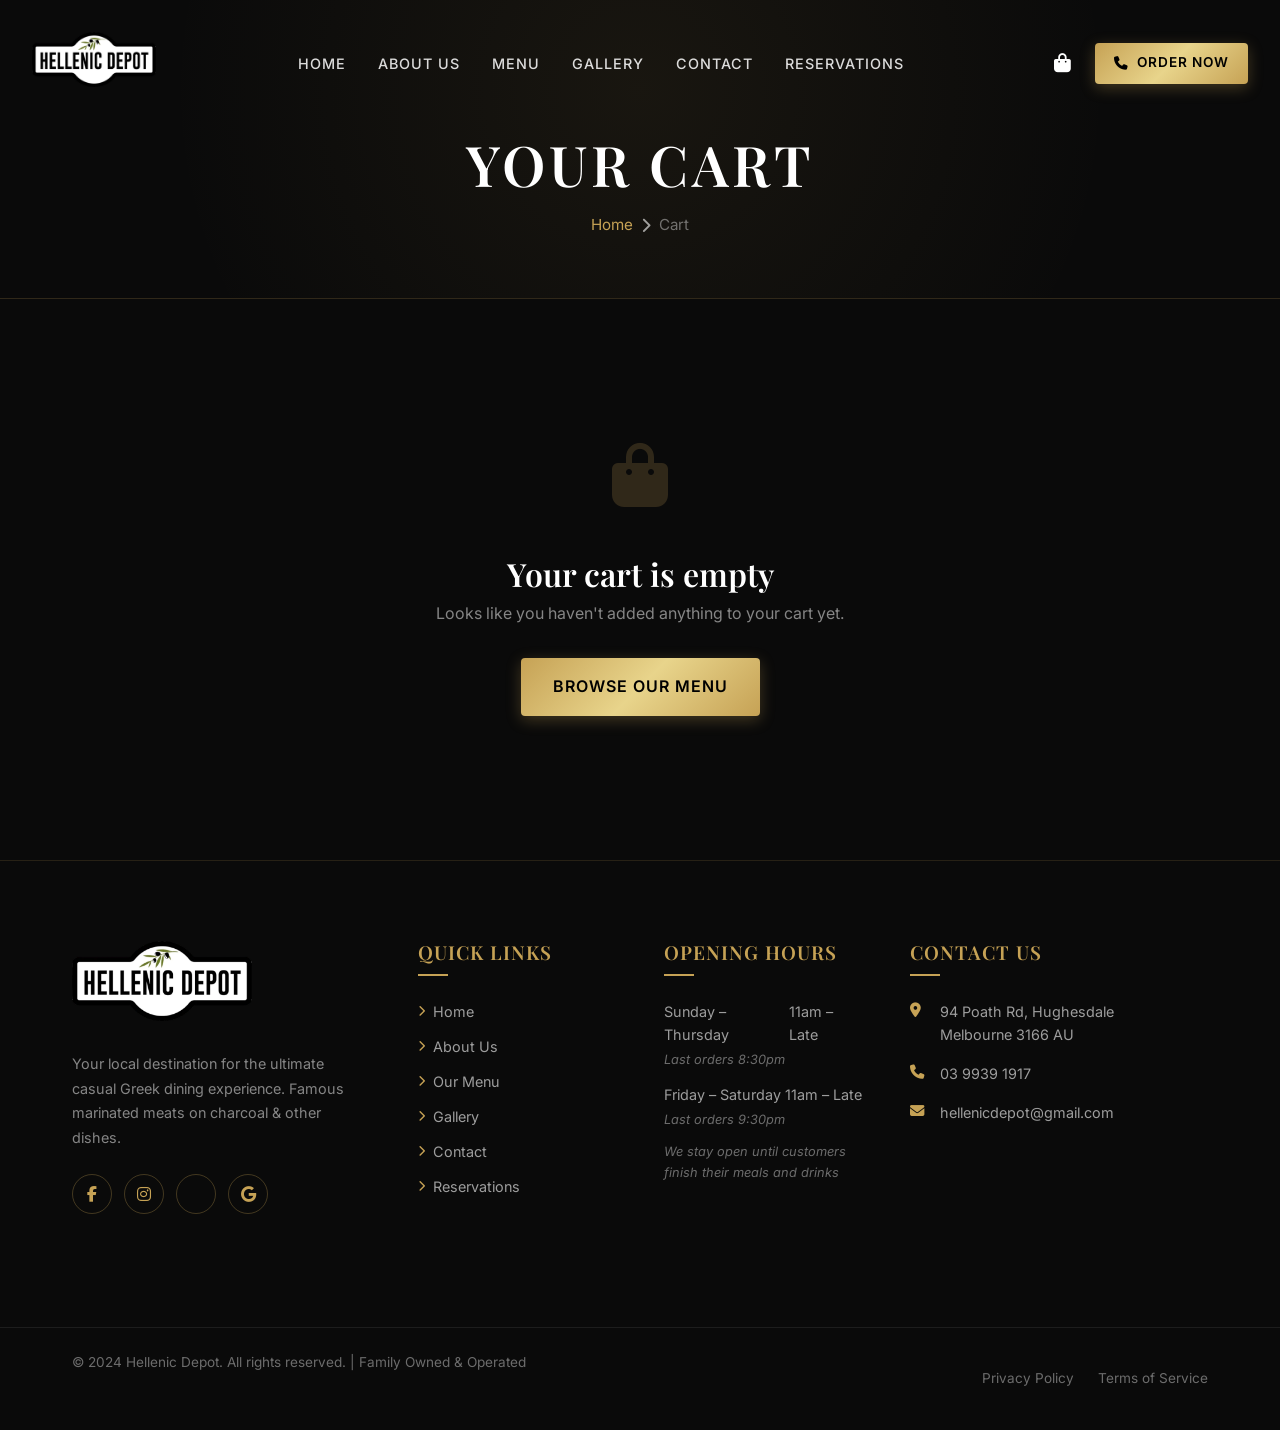
<file: cart.html>
<!DOCTYPE html>
<html lang="en">
<head>
    <meta charset="UTF-8">
    <meta name="viewport" content="width=device-width, initial-scale=1.0">
    <title>Your Cart | Hellenic Depot</title>
    <link rel="icon" type="image/png" href="assets/images/logo.png">
    <!-- Google Fonts -->
    <link rel="preconnect" href="https://fonts.googleapis.com">
    <link rel="preconnect" href="https://fonts.gstatic.com" crossorigin>
    <link href="https://fonts.googleapis.com/css2?family=Cormorant+Garamond:ital,wght@0,300;0,400;0,500;0,600;0,700;1,400&family=Inter:wght@300;400;500;600&family=Playfair+Display:ital,wght@0,400;0,500;0,600;0,700;1,400&display=swap" rel="stylesheet">
    <!-- Font Awesome -->
    <link rel="stylesheet" href="https://cdnjs.cloudflare.com/ajax/libs/font-awesome/6.5.1/css/all.min.css">
    <!-- Custom CSS -->
    <link rel="stylesheet" href="css/styles.css">
    <link rel="stylesheet" href="css/additional.css">
</head>
<body class="dark-theme">
    <!-- Navigation -->
    <nav class="navbar" id="navbar">
        <div class="nav-container">
            <a href="index.html" class="nav-logo"><img src="assets/images/logo.png" alt="Hellenic Depot" class="logo-img"></a>
            <ul class="nav-links" id="navLinks">
                <li><a href="index.html" class="nav-link">Home</a></li>
                <li><a href="about.html" class="nav-link">About Us</a></li>
                <li><a href="menu.html" class="nav-link">Menu</a></li>
                <li><a href="gallery.html" class="nav-link">Gallery</a></li>
                <li><a href="contact.html" class="nav-link">Contact</a></li>
                <li><a href="reservation.html" class="nav-link">Reservations</a></li>
            </ul>
            <div class="nav-actions">
                <a href="cart.html" class="cart-icon active" id="cartIcon"><i class="fas fa-shopping-bag"></i><span class="cart-badge" id="cartBadge">0</span></a>
                <a href="tel:0399391917" class="gold-btn nav-cta"><i class="fas fa-phone"></i><span>Order Now</span></a>
                <div class="hamburger" id="hamburger"><span></span><span></span><span></span></div>
            </div>
        </div>
    </nav>

    <!-- Page Header -->
    <header class="page-header">
        <div class="page-header-bg"></div>
        <div class="container">
            <h1 class="page-title">Your Cart</h1>
            <div class="breadcrumb">
                <a href="index.html">Home</a> <i class="fas fa-chevron-right"></i> <span>Cart</span>
            </div>
        </div>
    </header>

    <!-- Cart Page Content -->
    <section class="cart-page section">
        <div class="container">
            <!-- Empty Cart State -->
            <div class="cart-empty" id="cartEmpty" style="display:none;">
                <div class="empty-icon"><i class="fas fa-shopping-bag fa-4x"></i></div>
                <h2 class="section-title">Your cart is empty</h2>
                <p>Looks like you haven't added anything to your cart yet.</p>
                <a href="menu.html" class="gold-btn">Browse our menu</a>
            </div>

            <!-- Cart Layout -->
            <div class="cart-layout" id="cartLayout">
                <!-- Left Column: Cart Items -->
                <div class="cart-items-section">
                    <div class="cart-header">
                        <h2>Shopping Cart</h2>
                        <span id="itemCount">0 Items</span>
                    </div>
                    
                    <div id="cartItems" class="cart-items-container">
                        <!-- Rendered by JS -->
                    </div>
                    
                    <div class="cart-actions-bottom">
                        <a href="menu.html" class="continue-shopping"><i class="fas fa-arrow-left"></i> Continue Shopping</a>
                        <button class="clear-cart-btn" id="clearCartBtn"><i class="fas fa-trash"></i> Clear Cart</button>
                    </div>
                </div>

                <!-- Right Column: Cart Summary -->
                <div class="cart-summary">
                    <h3 class="summary-title">Order Summary</h3>
                    
                    <div class="summary-details">
                        <div class="summary-row">
                            <span>Subtotal</span>
                            <span id="cartSubtotal">$0.00</span>
                        </div>
                        <div class="summary-row">
                            <span>GST (10%)</span>
                            <span id="cartGst">$0.00</span>
                        </div>
                        <div class="summary-row">
                            <span>Delivery Fee</span>
                            <span id="cartDelivery">$0.00</span>
                        </div>
                        
                        <div class="summary-divider"></div>
                        
                        <div class="summary-row total-row">
                            <span>Total</span>
                            <span id="cartTotal">$0.00</span>
                        </div>
                    </div>
                    
                    <button class="gold-btn full-width" id="checkoutBtn">Proceed to Checkout</button>
                    
                    <div class="accepted-payments">
                        <span>Accepted Payment Methods</span>
                        <div class="payment-icons">
                            <i class="fab fa-cc-visa"></i>
                            <i class="fab fa-cc-mastercard"></i>
                            <i class="fab fa-cc-amex"></i>
                            <i class="fab fa-cc-paypal"></i>
                            <i class="fab fa-apple-pay"></i>
                        </div>
                    </div>
                </div>
            </div>
        </div>
    </section>

    <!-- Footer -->
    <footer class="footer">
        <div class="container">
            <div class="footer-grid">
                <div class="footer-col">
                    <a href="index.html" class="footer-logo"><img src="assets/images/logo.png" alt="Hellenic Depot"></a>
                    <p class="footer-desc">Your local destination for the ultimate casual Greek dining experience. Famous marinated meats on charcoal & other dishes.</p>
                    <div class="footer-social">
                        <a href="#" class="social-link"><i class="fab fa-facebook-f"></i></a>
                        <a href="#" class="social-link"><i class="fab fa-instagram"></i></a>
                        <a href="#" class="social-link"><i class="fab fa-tripadvisor"></i></a>
                        <a href="#" class="social-link"><i class="fab fa-google"></i></a>
                    </div>
                </div>
                <div class="footer-col">
                    <h4>Quick Links</h4>
                    <ul class="footer-links">
                        <li><a href="index.html"><i class="fas fa-chevron-right"></i> Home</a></li>
                        <li><a href="about.html"><i class="fas fa-chevron-right"></i> About Us</a></li>
                        <li><a href="menu.html"><i class="fas fa-chevron-right"></i> Our Menu</a></li>
                        <li><a href="gallery.html"><i class="fas fa-chevron-right"></i> Gallery</a></li>
                        <li><a href="contact.html"><i class="fas fa-chevron-right"></i> Contact</a></li>
                        <li><a href="reservation.html"><i class="fas fa-chevron-right"></i> Reservations</a></li>
                    </ul>
                </div>
                <div class="footer-col">
                    <h4>Opening Hours</h4>
                    <ul class="footer-hours">
                        <li><span>Sunday – Thursday</span><span>11am – Late</span></li>
                        <li class="hours-sub">Last orders 8:30pm</li>
                        <li><span>Friday – Saturday</span><span>11am – Late</span></li>
                        <li class="hours-sub">Last orders 9:30pm</li>
                    </ul>
                    <p class="hours-note">We stay open until customers finish their meals and drinks</p>
                </div>
                <div class="footer-col">
                    <h4>Contact Us</h4>
                    <ul class="footer-contact">
                        <li><i class="fas fa-map-marker-alt"></i><span>94 Poath Rd, Hughesdale<br>Melbourne 3166 AU</span></li>
                        <li><i class="fas fa-phone"></i><a href="tel:0399391917">03 9939 1917</a></li>
                        <li><i class="fas fa-envelope"></i><a href="mailto:hellenicdepot@gmail.com">hellenicdepot@gmail.com</a></li>
                    </ul>
                </div>
            </div>
        </div>
        <div class="footer-bottom">
            <div class="container">
                <p>&copy; 2024 Hellenic Depot. All rights reserved. | Family Owned & Operated</p>
                <div class="footer-bottom-links"><a href="#">Privacy Policy</a><a href="#">Terms of Service</a></div>
            </div>
        </div>
    </footer>

    <!-- Scroll to Top Button -->
    <a href="#" class="scroll-top" id="scrollTop"><i class="fas fa-arrow-up"></i></a>

    <!-- Toast Container -->
    <div class="toast-container" id="toastContainer"></div>

    <!-- Scripts -->
    <script src="js/app.js"></script>
</body>
</html>
</file>
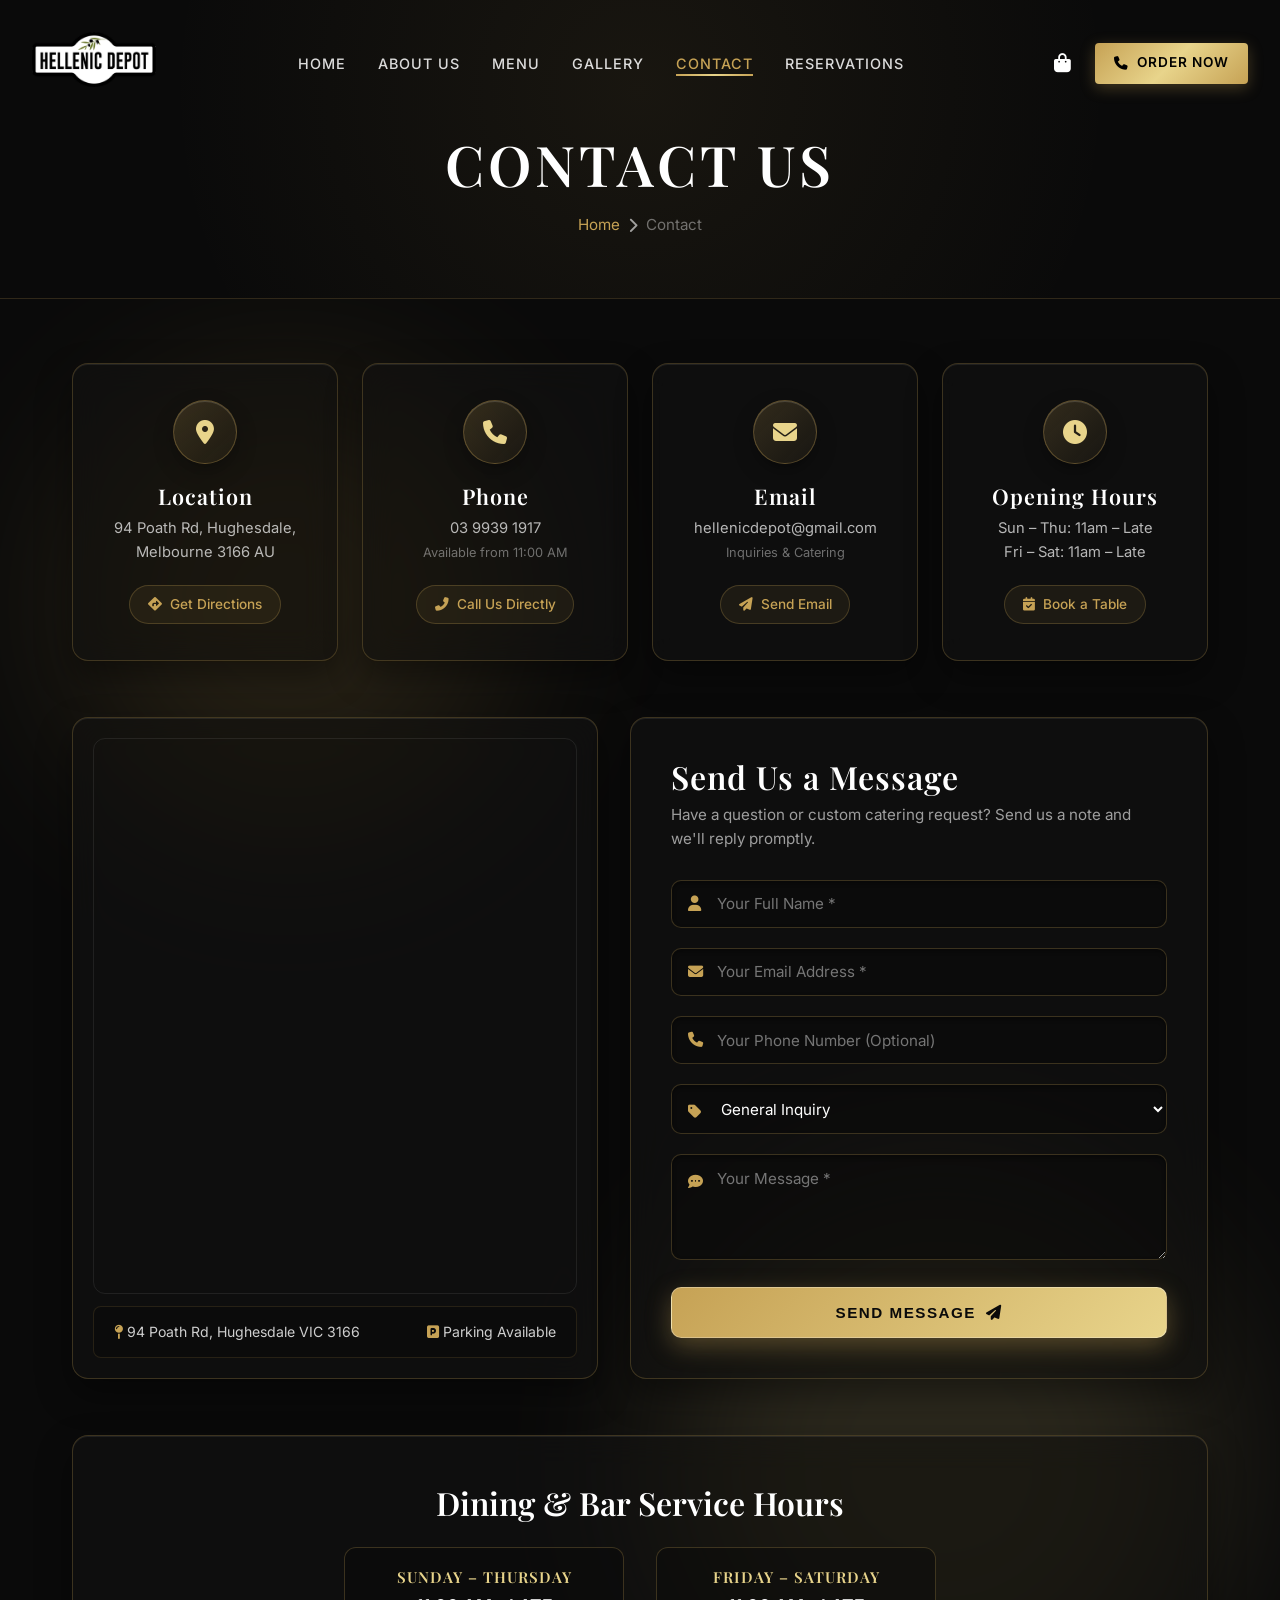
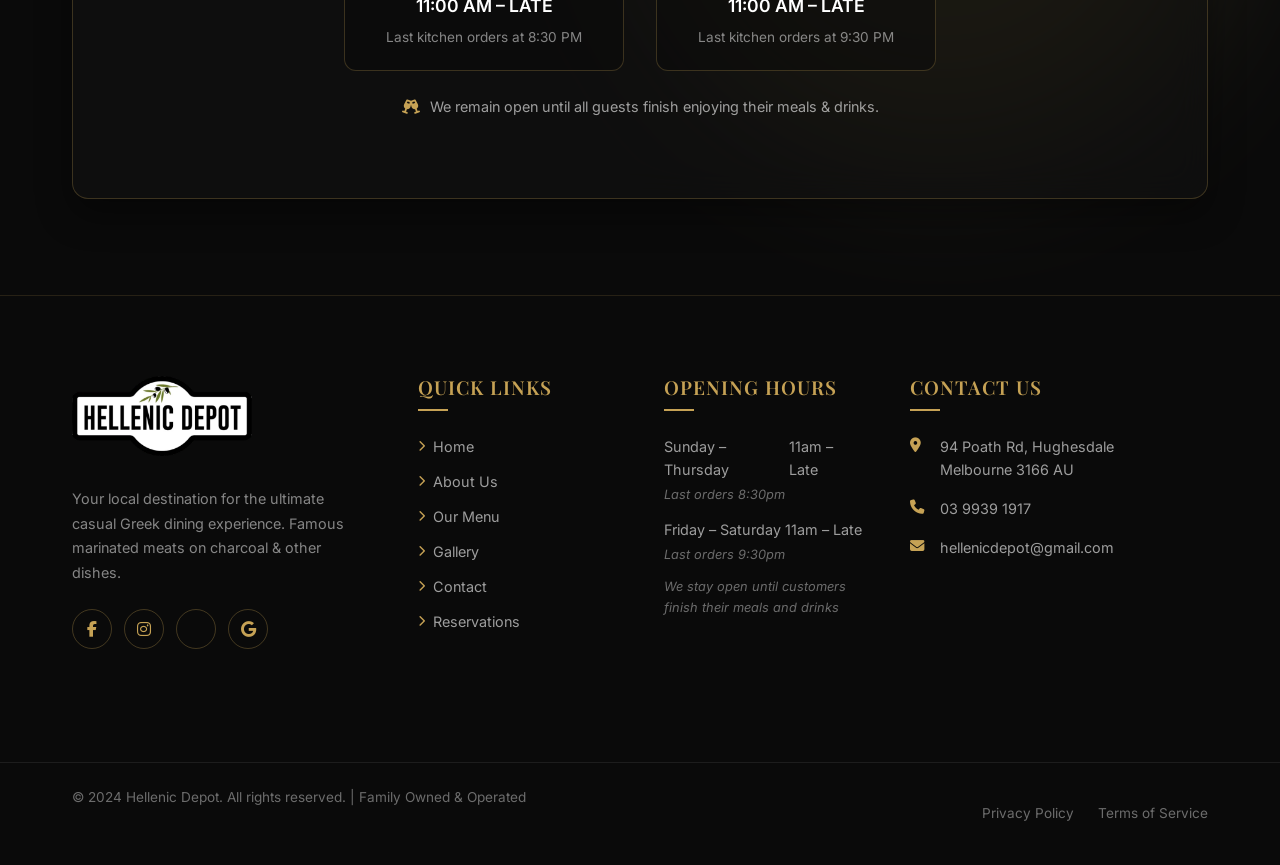
<file: contact.html>
<!DOCTYPE html>
<html lang="en">
<head>
    <meta charset="UTF-8">
    <meta name="viewport" content="width=device-width, initial-scale=1.0">
    <title>Contact Us | Hellenic Depot</title>
    <link rel="icon" type="image/png" href="assets/images/logo.png">
    <link rel="preconnect" href="https://fonts.googleapis.com">
    <link rel="preconnect" href="https://fonts.gstatic.com" crossorigin>
    <link href="https://fonts.googleapis.com/css2?family=Cormorant+Garamond:wght@400;500;600;700&family=Inter:wght@300;400;500;600&family=Playfair+Display:ital,wght@0,400;0,500;0,600;0,700;1,400&display=swap" rel="stylesheet">
    <link rel="stylesheet" href="https://cdnjs.cloudflare.com/ajax/libs/font-awesome/6.5.1/css/all.min.css">
    <link rel="stylesheet" href="css/styles.css">
    <link rel="stylesheet" href="css/additional.css">
</head>
<body>
    <!-- Navigation -->
    <nav class="navbar" id="navbar">
        <div class="nav-container">
            <a href="index.html" class="nav-logo">
                <img src="assets/images/logo.png" alt="Hellenic Depot" class="logo-img">
            </a>
            <ul class="nav-links" id="navLinks">
                <li><a href="index.html" class="nav-link">Home</a></li>
                <li><a href="about.html" class="nav-link">About Us</a></li>
                <li><a href="menu.html" class="nav-link">Menu</a></li>
                <li><a href="gallery.html" class="nav-link">Gallery</a></li>
                <li><a href="contact.html" class="nav-link active">Contact</a></li>
                <li><a href="reservation.html" class="nav-link">Reservations</a></li>
            </ul>
            <div class="nav-actions">
                <a href="cart.html" class="cart-icon" id="cartIcon">
                    <i class="fas fa-shopping-bag"></i>
                    <span class="cart-badge" id="cartBadge">0</span>
                </a>
                <a href="tel:0399391917" class="gold-btn nav-cta">
                    <i class="fas fa-phone"></i>
                    <span>Order Now</span>
                </a>
                <div class="hamburger" id="hamburger">
                    <span></span><span></span><span></span>
                </div>
            </div>
        </div>
    </nav>

    <!-- Page Header -->
    <header class="page-header">
        <div class="page-header-bg"></div>
        <div class="container">
            <h1 class="page-title">Contact Us</h1>
            <div class="breadcrumb">
                <a href="index.html">Home</a> <i class="fas fa-chevron-right"></i> <span>Contact</span>
            </div>
        </div>
    </header>

    <!-- Glassmorphism Main Content Section -->
    <main class="glass-orb-wrapper">
        <div class="glass-orb glass-orb-gold-1"></div>
        <div class="glass-orb glass-orb-gold-2"></div>

        <div class="container">
            <!-- 4 Glass Contact Info Cards -->
            <div class="contact-cards-grid">
                <div class="glass-card contact-card-glass fade-in-up">
                    <div class="card-icon-badge">
                        <i class="fas fa-location-dot"></i>
                    </div>
                    <h3>Location</h3>
                    <p>94 Poath Rd, Hughesdale,<br>Melbourne 3166 AU</p>
                    <a href="https://maps.google.com/?q=94+Poath+Rd,+Hughesdale+VIC+3166" target="_blank" class="card-action-btn">
                        <i class="fas fa-directions"></i> Get Directions
                    </a>
                </div>

                <div class="glass-card contact-card-glass fade-in-up">
                    <div class="card-icon-badge">
                        <i class="fas fa-phone"></i>
                    </div>
                    <h3>Phone</h3>
                    <p>03 9939 1917<br><span style="font-size:0.8rem; color:rgba(255,255,255,0.4);">Available from 11:00 AM</span></p>
                    <a href="tel:0399391917" class="card-action-btn">
                        <i class="fas fa-phone-flip"></i> Call Us Directly
                    </a>
                </div>

                <div class="glass-card contact-card-glass fade-in-up">
                    <div class="card-icon-badge">
                        <i class="fas fa-envelope"></i>
                    </div>
                    <h3>Email</h3>
                    <p>hellenicdepot@gmail.com<br><span style="font-size:0.8rem; color:rgba(255,255,255,0.4);">Inquiries & Catering</span></p>
                    <a href="mailto:hellenicdepot@gmail.com" class="card-action-btn">
                        <i class="fas fa-paper-plane"></i> Send Email
                    </a>
                </div>

                <div class="glass-card contact-card-glass fade-in-up">
                    <div class="card-icon-badge">
                        <i class="fas fa-clock"></i>
                    </div>
                    <h3>Opening Hours</h3>
                    <p>Sun – Thu: 11am – Late<br>Fri – Sat: 11am – Late</p>
                    <a href="reservation.html" class="card-action-btn">
                        <i class="fas fa-calendar-check"></i> Book a Table
                    </a>
                </div>
            </div>

            <!-- Glass Form & Map Container Grid -->
            <div class="contact-main-grid">
                <!-- Map Column -->
                <div class="glass-card glass-map-wrapper fade-in-up">
                    <div class="glass-map-frame">
                        <iframe src="https://www.google.com/maps/embed?pb=!1m18!1m12!1m3!1d3148.914271813437!2d145.07727147576825!3d-37.88560127195726!2m3!1f0!2f0!3f0!3m2!1i1024!2i768!4f13.1!3m3!1m2!1s0x6ad66a7b7a7c7c3d%3A0xc3f1c8a1e2f75841!2s94%20Poath%20Rd%2C%20Hughesdale%20VIC%203166%2C%20Australia!5e0!3m2!1sen!2sus!4v1709230000000!5m2!1sen!2sus" allowfullscreen="" loading="lazy" referrerpolicy="no-referrer-when-downgrade"></iframe>
                    </div>
                    <div class="glass-map-bar">
                        <span><i class="fas fa-map-pin"></i> 94 Poath Rd, Hughesdale VIC 3166</span>
                        <span><i class="fas fa-parking"></i> Parking Available</span>
                    </div>
                </div>

                <!-- Form Column -->
                <div class="glass-card glass-form-card fade-in-up">
                    <h2>Send Us a Message</h2>
                    <p class="subtitle">Have a question or custom catering request? Send us a note and we'll reply promptly.</p>
                    <form id="contactForm">
                        <div class="glass-input-wrapper">
                            <input type="text" id="name" name="name" class="glass-input" placeholder="Your Full Name *" required>
                            <i class="fas fa-user"></i>
                        </div>
                        <div class="glass-input-wrapper">
                            <input type="email" id="email" name="email" class="glass-input" placeholder="Your Email Address *" required>
                            <i class="fas fa-envelope"></i>
                        </div>
                        <div class="glass-input-wrapper">
                            <input type="tel" id="phone" name="phone" class="glass-input" placeholder="Your Phone Number (Optional)">
                            <i class="fas fa-phone"></i>
                        </div>
                        <div class="glass-input-wrapper">
                            <select id="subject" name="subject" class="glass-input">
                                <option value="General Inquiry">General Inquiry</option>
                                <option value="Reservation">Table Reservation</option>
                                <option value="Catering">Private Functions / Catering (Up to 70 people)</option>
                                <option value="Feedback">Feedback</option>
                            </select>
                            <i class="fas fa-tag"></i>
                        </div>
                        <div class="glass-input-wrapper">
                            <textarea id="message" name="message" class="glass-input" rows="4" placeholder="Your Message *" required></textarea>
                            <i class="fas fa-comment-dots"></i>
                        </div>
                        <button type="submit" class="gold-glass-btn">
                            <span>Send Message</span>
                            <i class="fas fa-paper-plane"></i>
                        </button>
                    </form>
                </div>
            </div>

            <!-- Glass Hours Highlight Banner -->
            <div class="glass-card glass-hours-banner fade-in-up">
                <h2>Dining & Bar Service Hours</h2>
                <div class="hours-pills-grid">
                    <div class="hours-pill-glass">
                        <h4>Sunday – Thursday</h4>
                        <p>11:00 AM – LATE</p>
                        <span>Last kitchen orders at 8:30 PM</span>
                    </div>
                    <div class="hours-pill-glass">
                        <h4>Friday – Saturday</h4>
                        <p>11:00 AM – LATE</p>
                        <span>Last kitchen orders at 9:30 PM</span>
                    </div>
                </div>
                <p style="color: rgba(255,255,255,0.6); font-size: 0.9rem; margin-top: 1rem;">
                    <i class="fas fa-champagne-glasses" style="color:#c6a255; margin-right:6px;"></i>
                    We remain open until all guests finish enjoying their meals & drinks.
                </p>
            </div>
        </div>
    </main>

    <!-- Footer -->
    <footer class="footer">
        <div class="container">
            <div class="footer-grid">
                <div class="footer-col">
                    <a href="index.html" class="footer-logo"><img src="assets/images/logo.png" alt="Hellenic Depot"></a>
                    <p class="footer-desc">Your local destination for the ultimate casual Greek dining experience. Famous marinated meats on charcoal & other dishes.</p>
                    <div class="footer-social">
                        <a href="#" class="social-link"><i class="fab fa-facebook-f"></i></a>
                        <a href="#" class="social-link"><i class="fab fa-instagram"></i></a>
                        <a href="#" class="social-link"><i class="fab fa-tripadvisor"></i></a>
                        <a href="#" class="social-link"><i class="fab fa-google"></i></a>
                    </div>
                </div>
                <div class="footer-col">
                    <h4>Quick Links</h4>
                    <ul class="footer-links">
                        <li><a href="index.html"><i class="fas fa-chevron-right"></i> Home</a></li>
                        <li><a href="about.html"><i class="fas fa-chevron-right"></i> About Us</a></li>
                        <li><a href="menu.html"><i class="fas fa-chevron-right"></i> Our Menu</a></li>
                        <li><a href="gallery.html"><i class="fas fa-chevron-right"></i> Gallery</a></li>
                        <li><a href="contact.html"><i class="fas fa-chevron-right"></i> Contact</a></li>
                        <li><a href="reservation.html"><i class="fas fa-chevron-right"></i> Reservations</a></li>
                    </ul>
                </div>
                <div class="footer-col">
                    <h4>Opening Hours</h4>
                    <ul class="footer-hours">
                        <li><span>Sunday – Thursday</span><span>11am – Late</span></li>
                        <li class="hours-sub">Last orders 8:30pm</li>
                        <li><span>Friday – Saturday</span><span>11am – Late</span></li>
                        <li class="hours-sub">Last orders 9:30pm</li>
                    </ul>
                    <p class="hours-note">We stay open until customers finish their meals and drinks</p>
                </div>
                <div class="footer-col">
                    <h4>Contact Us</h4>
                    <ul class="footer-contact">
                        <li><i class="fas fa-map-marker-alt"></i><span>94 Poath Rd, Hughesdale<br>Melbourne 3166 AU</span></li>
                        <li><i class="fas fa-phone"></i><a href="tel:0399391917">03 9939 1917</a></li>
                        <li><i class="fas fa-envelope"></i><a href="mailto:hellenicdepot@gmail.com">hellenicdepot@gmail.com</a></li>
                    </ul>
                </div>
            </div>
        </div>
        <div class="footer-bottom">
            <div class="container">
                <p>&copy; 2024 Hellenic Depot. All rights reserved. | Family Owned & Operated</p>
                <div class="footer-bottom-links"><a href="#">Privacy Policy</a><a href="#">Terms of Service</a></div>
            </div>
        </div>
    </footer>

    <button id="scrollTop" class="scroll-top" title="Go to top"><i class="fa-solid fa-arrow-up"></i></button>
    <div id="toastContainer" class="toast-container"></div>
    <script src="js/app.js"></script>
</body>
</html>
</file>
<file: css/styles.css>
/* ==========================================================================
   HELLENIC DEPOT - LUXURY GREEK RESTAURANT STYLESHEET
   ========================================================================== */

/* ==========================================================================
   1. CSS RESET & VARIABLES
   ========================================================================== */
:root {
  /* Colors */
  --color-bg-primary: #0a0a0a;
  --color-bg-secondary: #111111;
  --color-bg-tertiary: #1a1a1a;
  --color-bg-card: #141414;
  --color-bg-overlay: rgba(10, 10, 10, 0.7);
  
  --color-gold-solid: #c6a255;
  --color-gold-light: #e8d48b;
  --color-gold-dark: #a88339;
  --color-gold-gradient: linear-gradient(135deg, #c6a255, #e8d48b, #c6a255);
  
  --color-text-primary: #ffffff;
  --color-text-secondary: rgba(255, 255, 255, 0.7);
  --color-text-muted: rgba(255, 255, 255, 0.5);
  --color-text-inverse: #000000;
  
  --color-border: rgba(198, 162, 85, 0.2);
  --color-border-hover: rgba(198, 162, 85, 0.5);
  --color-error: #ff4d4d;
  --color-success: #28a745;
  
  /* Fonts */
  --font-primary: 'Playfair Display', serif;
  --font-secondary: 'Inter', sans-serif;
  --font-accent: 'Cormorant Garamond', serif;
  
  /* Transitions */
  --transition-fast: 0.2s ease;
  --transition-normal: 0.3s ease;
  --transition-slow: 0.5s cubic-bezier(0.4, 0, 0.2, 1);
  
  /* Spacing */
  --spacing-xs: 0.5rem;
  --spacing-sm: 1rem;
  --spacing-md: 2rem;
  --spacing-lg: 4rem;
  --spacing-xl: 8rem;
  
  /* Radii */
  --radius-sm: 4px;
  --radius-md: 8px;
  --radius-lg: 16px;
  --radius-round: 50%;
  
  /* Shadows */
  --shadow-sm: 0 4px 6px rgba(0, 0, 0, 0.3);
  --shadow-md: 0 10px 15px rgba(0, 0, 0, 0.5);
  --shadow-lg: 0 20px 25px rgba(0, 0, 0, 0.8);
  --shadow-gold: 0 4px 15px rgba(198, 162, 85, 0.3);
}

*, *::before, *::after {
  margin: 0;
  padding: 0;
  box-sizing: border-box;
}

html {
  font-size: 16px;
  scroll-behavior: smooth;
}

body {
  font-family: var(--font-secondary);
  background-color: var(--color-bg-primary);
  color: var(--color-text-primary);
  line-height: 1.6;
  overflow-x: hidden;
  -webkit-font-smoothing: antialiased;
  -moz-osx-font-smoothing: grayscale;
}

/* ==========================================================================
   2. GLOBAL STYLES & CUSTOM SCROLLBAR
   ========================================================================== */
::selection {
  background-color: var(--color-gold-solid);
  color: var(--color-text-inverse);
}

::-webkit-scrollbar {
  width: 8px;
  background-color: var(--color-bg-primary);
}

::-webkit-scrollbar-thumb {
  background-color: var(--color-gold-solid);
  border-radius: var(--radius-lg);
}

::-webkit-scrollbar-thumb:hover {
  background-color: var(--color-gold-light);
}

.container {
  width: 100%;
  max-width: 1200px;
  margin: 0 auto;
  padding: 0 var(--spacing-sm);
}

/* ==========================================================================
   3. TYPOGRAPHY
   ========================================================================== */
h1, h2, h3, h4, h5, h6 {
  font-family: var(--font-primary);
  font-weight: 600;
  line-height: 1.2;
  margin-bottom: var(--spacing-sm);
}

h1 { font-size: clamp(2.5rem, 5vw, 4.5rem); }
h2 { font-size: clamp(2rem, 4vw, 3.5rem); }
h3 { font-size: clamp(1.5rem, 3vw, 2.5rem); }
h4 { font-size: 1.5rem; }
h5 { font-size: 1.25rem; }
h6 { font-size: 1rem; }

p {
  color: var(--color-text-secondary);
  margin-bottom: var(--spacing-md);
}

a {
  color: var(--color-text-primary);
  text-decoration: none;
  transition: color var(--transition-fast);
}

a:hover {
  color: var(--color-gold-solid);
}

.gold-text {
  background: var(--color-gold-gradient);
  -webkit-background-clip: text;
  -webkit-text-fill-color: transparent;
  background-clip: text;
  display: inline-block;
}

.accent-text {
  font-family: var(--font-accent);
  font-style: italic;
  font-size: 1.2em;
}

/* ==========================================================================
   4. NAVIGATION / HEADER
   ========================================================================== */
.navbar {
  position: fixed;
  top: 0;
  left: 0;
  width: 100%;
  padding: var(--spacing-md) 0;
  z-index: 1000;
  transition: all var(--transition-normal);
  background-color: transparent;
}

.navbar.scrolled {
  padding: var(--spacing-sm) 0;
  background-color: rgba(10, 10, 10, 0.95);
  backdrop-filter: blur(10px);
  border-bottom: 1px solid var(--color-border);
}

.nav-container {
  display: flex;
  justify-content: space-between;
  align-items: center;
}

.nav-logo a {
  font-family: var(--font-primary);
  font-size: 1.8rem;
  font-weight: 700;
  letter-spacing: 2px;
  text-transform: uppercase;
}

.nav-links {
  display: flex;
  gap: var(--spacing-md);
  list-style: none;
}

.nav-links a {
  font-size: 0.9rem;
  font-weight: 500;
  text-transform: uppercase;
  letter-spacing: 1px;
  position: relative;
}

.nav-links a::after {
  content: '';
  position: absolute;
  bottom: -4px;
  left: 0;
  width: 0;
  height: 2px;
  background: var(--color-gold-gradient);
  transition: width var(--transition-normal);
}

.nav-links a:hover::after,
.nav-links a.active::after {
  width: 100%;
}

.nav-actions {
  display: flex;
  align-items: center;
  gap: var(--spacing-sm);
}

.cart-icon {
  position: relative;
  font-size: 1.2rem;
  padding: 0.5rem;
}

.cart-count {
  position: absolute;
  top: 0;
  right: 0;
  background: var(--color-gold-solid);
  color: var(--color-text-inverse);
  font-size: 0.7rem;
  font-weight: 700;
  width: 18px;
  height: 18px;
  border-radius: var(--radius-round);
  display: flex;
  align-items: center;
  justify-content: center;
}

.hamburger {
  display: none;
  background: none;
  border: none;
  color: var(--color-text-primary);
  font-size: 1.5rem;
  cursor: pointer;
}

/* ==========================================================================
   5. HERO SECTION
   ========================================================================== */
.hero {
  height: 100vh;
  min-height: 600px;
  position: relative;
  display: flex;
  align-items: center;
  justify-content: center;
  text-align: center;
  overflow: hidden;
}

.hero-bg {
  position: absolute;
  top: 0;
  left: 0;
  width: 100%;
  height: 100%;
  object-fit: cover;
  z-index: -2;
}

.hero-overlay {
  position: absolute;
  top: 0;
  left: 0;
  width: 100%;
  height: 100%;
  background: linear-gradient(to bottom, rgba(10,10,10,0.5), rgba(10,10,10,0.9));
  z-index: -1;
}

.hero-content {
  max-width: 800px;
  padding: 0 var(--spacing-sm);
  z-index: 1;
}

.hero-subtitle {
  font-family: var(--font-accent);
  font-size: 2rem;
  color: var(--color-gold-solid);
  margin-bottom: var(--spacing-sm);
  display: block;
}

.hero h1 {
  margin-bottom: var(--spacing-md);
  text-transform: uppercase;
  letter-spacing: 4px;
}

.hero p {
  font-size: 1.1rem;
  margin-bottom: var(--spacing-lg);
  max-width: 600px;
  margin-left: auto;
  margin-right: auto;
}

.hero-floating-elements {
  position: absolute;
  width: 100%;
  height: 100%;
  top: 0;
  left: 0;
  pointer-events: none;
  z-index: 0;
}

/* ==========================================================================
   6. UTILITIES & BUTTONS
   ========================================================================== */
.gold-btn {
  display: inline-block;
  padding: 1rem 2rem;
  background: var(--color-gold-gradient);
  color: var(--color-text-inverse);
  font-weight: 600;
  text-transform: uppercase;
  letter-spacing: 1px;
  border: none;
  border-radius: var(--radius-sm);
  cursor: pointer;
  transition: all var(--transition-normal);
  text-align: center;
  box-shadow: var(--shadow-gold);
}

.gold-btn:hover {
  transform: translateY(-3px);
  box-shadow: 0 6px 20px rgba(198, 162, 85, 0.4);
  color: var(--color-text-inverse);
}

.gold-btn-outline {
  display: inline-block;
  padding: 1rem 2rem;
  background: transparent;
  color: var(--color-gold-solid);
  font-weight: 600;
  text-transform: uppercase;
  letter-spacing: 1px;
  border: 2px solid var(--color-gold-solid);
  border-radius: var(--radius-sm);
  cursor: pointer;
  transition: all var(--transition-normal);
  text-align: center;
}

.gold-btn-outline:hover {
  background: var(--color-gold-gradient);
  color: var(--color-text-inverse);
  border-color: transparent;
}

.badge {
  display: inline-block;
  padding: 0.25rem 0.5rem;
  font-size: 0.75rem;
  font-weight: 700;
  text-transform: uppercase;
  border-radius: var(--radius-sm);
  letter-spacing: 1px;
}

.badge-new { background-color: var(--color-gold-solid); color: var(--color-text-inverse); }
.badge-popular { background-color: var(--color-error); color: var(--color-text-primary); }

/* ==========================================================================
   7. SECTION HEADERS
   ========================================================================== */
section {
  padding: var(--spacing-xl) 0;
}

.section-header {
  text-align: center;
  margin-bottom: var(--spacing-lg);
  position: relative;
}

.section-subtitle {
  font-family: var(--font-accent);
  font-size: 1.5rem;
  color: var(--color-gold-solid);
  display: block;
  margin-bottom: var(--spacing-xs);
  font-style: italic;
}

.section-header h2 {
  text-transform: uppercase;
  letter-spacing: 2px;
  margin-bottom: var(--spacing-sm);
}

.section-divider {
  width: 60px;
  height: 2px;
  background: var(--color-gold-gradient);
  margin: 0 auto;
  position: relative;
}

.section-divider::before,
.section-divider::after {
  content: '✦';
  position: absolute;
  top: 50%;
  transform: translateY(-50%);
  color: var(--color-gold-solid);
  font-size: 0.8rem;
}

.section-divider::before { left: -20px; }
.section-divider::after { right: -20px; }

/* ==========================================================================
   8. PROMO BANNER
   ========================================================================== */
.promo-banner {
  background: var(--color-bg-card);
  border: 1px solid var(--color-border);
  border-radius: var(--radius-lg);
  display: flex;
  overflow: hidden;
  margin: var(--spacing-lg) auto;
  max-width: 1000px;
  box-shadow: var(--shadow-lg);
}

.promo-content {
  padding: var(--spacing-lg);
  flex: 1;
  display: flex;
  flex-direction: column;
  justify-content: center;
}

.promo-image {
  flex: 1;
  background-size: cover;
  background-position: center;
  min-height: 300px;
}

.promo-badge {
  font-size: 2rem;
  color: var(--color-gold-solid);
  font-family: var(--font-primary);
  margin-bottom: var(--spacing-sm);
}

/* ==========================================================================
   9. FEATURED DISHES
   ========================================================================== */
.featured-grid {
  display: grid;
  grid-template-columns: repeat(auto-fit, minmax(300px, 1fr));
  gap: var(--spacing-md);
}

.dish-card {
  background: var(--color-bg-card);
  border-radius: var(--radius-md);
  overflow: hidden;
  border: 1px solid transparent;
  transition: all var(--transition-normal);
  position: relative;
}

.dish-card:hover {
  border-color: var(--color-border-hover);
  transform: translateY(-5px);
  box-shadow: var(--shadow-lg);
}

.dish-img-wrap {
  position: relative;
  height: 250px;
  overflow: hidden;
}

.dish-img {
  width: 100%;
  height: 100%;
  object-fit: cover;
  transition: transform var(--transition-slow);
}

.dish-card:hover .dish-img {
  transform: scale(1.05);
}

.dish-overlay {
  position: absolute;
  top: 0;
  left: 0;
  width: 100%;
  height: 100%;
  background: linear-gradient(to top, var(--color-bg-card), transparent);
}

.dish-price {
  position: absolute;
  top: 1rem;
  right: 1rem;
  background: var(--color-gold-solid);
  color: var(--color-text-inverse);
  padding: 0.5rem 1rem;
  border-radius: var(--radius-round);
  font-weight: 700;
  font-family: var(--font-primary);
}

.dish-info {
  padding: var(--spacing-md);
}

.dish-title {
  font-size: 1.25rem;
  margin-bottom: var(--spacing-xs);
}

/* ==========================================================================
   10. MENU CATEGORIES & MENU PAGE
   ========================================================================== */
.menu-filters {
  display: flex;
  justify-content: center;
  flex-wrap: wrap;
  gap: var(--spacing-sm);
  margin-bottom: var(--spacing-lg);
}

.filter-btn {
  background: var(--color-bg-tertiary);
  color: var(--color-text-primary);
  border: 1px solid var(--color-border);
  padding: 0.5rem 1.5rem;
  border-radius: 30px;
  cursor: pointer;
  transition: all var(--transition-fast);
  text-transform: uppercase;
  font-size: 0.85rem;
  letter-spacing: 1px;
}

.filter-btn:hover,
.filter-btn.active {
  background: var(--color-gold-gradient);
  color: var(--color-text-inverse);
  border-color: transparent;
}

.menu-list {
  display: grid;
  grid-template-columns: repeat(auto-fit, minmax(400px, 1fr));
  gap: var(--spacing-lg);
}

.menu-item {
  display: flex;
  gap: var(--spacing-sm);
  align-items: flex-start;
  padding-bottom: var(--spacing-sm);
  border-bottom: 1px dashed rgba(255,255,255,0.1);
}

.menu-item-img {
  width: 80px;
  height: 80px;
  border-radius: var(--radius-sm);
  object-fit: cover;
}

.menu-item-content {
  flex: 1;
}

.menu-item-header {
  display: flex;
  justify-content: space-between;
  align-items: baseline;
  margin-bottom: 0.25rem;
}

.menu-item-title {
  font-family: var(--font-primary);
  font-size: 1.2rem;
  color: var(--color-text-primary);
}

.menu-item-price {
  color: var(--color-gold-solid);
  font-weight: 700;
  font-size: 1.1rem;
}

.menu-item-desc {
  font-size: 0.9rem;
  margin-bottom: 0.5rem;
}

.dietary-icons {
  display: flex;
  gap: 0.5rem;
}

.diet-icon {
  width: 20px;
  height: 20px;
  border: 1px solid var(--color-gold-solid);
  border-radius: var(--radius-round);
  display: flex;
  align-items: center;
  justify-content: center;
  font-size: 0.6rem;
  color: var(--color-gold-solid);
  cursor: help;
}

/* ==========================================================================
   11. ABOUT SECTION
   ========================================================================== */
.about-section .container {
  display: flex;
  align-items: center;
  gap: var(--spacing-lg);
}

.about-image-wrap {
  flex: 1;
  position: relative;
}

.about-image {
  width: 100%;
  border-radius: var(--radius-md);
  position: relative;
  z-index: 1;
}

.about-image-frame {
  position: absolute;
  top: -20px;
  left: -20px;
  right: 20px;
  bottom: 20px;
  border: 2px solid var(--color-gold-solid);
  border-radius: var(--radius-md);
  z-index: 0;
}

.about-content {
  flex: 1;
}

.stats-container {
  display: flex;
  gap: var(--spacing-md);
  margin-top: var(--spacing-md);
}

.stat-item {
  text-align: center;
}

.stat-number {
  font-family: var(--font-primary);
  font-size: 2.5rem;
  color: var(--color-gold-solid);
  line-height: 1;
  margin-bottom: 0.25rem;
}

.stat-label {
  font-size: 0.8rem;
  text-transform: uppercase;
  letter-spacing: 1px;
  color: var(--color-text-secondary);
}

/* ==========================================================================
   12. TESTIMONIALS
   ========================================================================== */
.testimonials {
  background: var(--color-bg-secondary);
}

.testimonial-card {
  background: var(--color-bg-card);
  padding: var(--spacing-md);
  border-radius: var(--radius-md);
  text-align: center;
  position: relative;
  margin: var(--spacing-md) auto;
  max-width: 600px;
  border: 1px solid var(--color-border);
}

.quote-icon {
  font-size: 2rem;
  color: var(--color-gold-solid);
  margin-bottom: var(--spacing-sm);
}

.testimonial-text {
  font-size: 1.1rem;
  font-style: italic;
  margin-bottom: var(--spacing-md);
}

.stars {
  color: var(--color-gold-solid);
  margin-bottom: var(--spacing-sm);
}

.customer-info {
  display: flex;
  align-items: center;
  justify-content: center;
  gap: var(--spacing-sm);
}

.customer-img {
  width: 60px;
  height: 60px;
  border-radius: var(--radius-round);
  border: 2px solid var(--color-gold-solid);
  object-fit: cover;
}

/* ==========================================================================
   13. CHEFS SECTION
   ========================================================================== */
.chefs-grid {
  display: grid;
  grid-template-columns: repeat(auto-fit, minmax(250px, 1fr));
  gap: var(--spacing-md);
}

.chef-card {
  text-align: center;
  group: hover;
}

.chef-img-wrap {
  width: 200px;
  height: 200px;
  margin: 0 auto var(--spacing-sm);
  border-radius: var(--radius-round);
  overflow: hidden;
  position: relative;
  border: 3px solid transparent;
  transition: all var(--transition-normal);
}

.chef-card:hover .chef-img-wrap {
  border-color: var(--color-gold-solid);
}

.chef-img {
  width: 100%;
  height: 100%;
  object-fit: cover;
  transition: transform var(--transition-normal);
}

.chef-card:hover .chef-img {
  transform: scale(1.1);
}

.chef-name {
  font-size: 1.5rem;
  margin-bottom: 0.25rem;
  position: relative;
  display: inline-block;
}

.chef-name::after {
  content: '';
  position: absolute;
  bottom: 0;
  left: 50%;
  transform: translateX(-50%);
  width: 0;
  height: 2px;
  background: var(--color-gold-solid);
  transition: width var(--transition-normal);
}

.chef-card:hover .chef-name::after {
  width: 100%;
}

.chef-role {
  color: var(--color-gold-solid);
  font-family: var(--font-accent);
  font-style: italic;
  font-size: 1.1rem;
}

.chef-social {
  margin-top: var(--spacing-sm);
  display: flex;
  justify-content: center;
  gap: var(--spacing-sm);
}

.chef-social a {
  color: var(--color-text-secondary);
}

.chef-social a:hover {
  color: var(--color-gold-solid);
}

/* ==========================================================================
   14. GALLERY
   ========================================================================== */
.gallery-grid {
  display: grid;
  grid-template-columns: repeat(auto-fill, minmax(250px, 1fr));
  grid-auto-rows: 250px;
  gap: var(--spacing-sm);
}

.gallery-item {
  position: relative;
  overflow: hidden;
  border-radius: var(--radius-sm);
  cursor: pointer;
}

.gallery-img {
  width: 100%;
  height: 100%;
  object-fit: cover;
  transition: transform var(--transition-slow);
}

.gallery-overlay {
  position: absolute;
  inset: 0;
  background: rgba(0, 0, 0, 0.6);
  display: flex;
  align-items: center;
  justify-content: center;
  opacity: 0;
  transition: opacity var(--transition-normal);
  border: 2px solid transparent;
}

.gallery-item:hover .gallery-img {
  transform: scale(1.1);
}

.gallery-item:hover .gallery-overlay {
  opacity: 1;
  border-color: var(--color-gold-solid);
}

.zoom-icon {
  color: var(--color-gold-solid);
  font-size: 2rem;
  transform: scale(0.5);
  transition: transform var(--transition-normal);
}

.gallery-item:hover .zoom-icon {
  transform: scale(1);
}

/* ==========================================================================
   15. CONTACT & MAP
   ========================================================================== */
.contact-grid {
  display: grid;
  grid-template-columns: 1fr 1fr;
  gap: var(--spacing-lg);
}

.contact-info-card {
  display: flex;
  align-items: flex-start;
  gap: var(--spacing-sm);
  margin-bottom: var(--spacing-md);
  padding: var(--spacing-sm);
  background: var(--color-bg-card);
  border-radius: var(--radius-sm);
  border-left: 3px solid var(--color-gold-solid);
}

.contact-icon {
  font-size: 1.5rem;
  color: var(--color-gold-solid);
}

.map-container {
  width: 100%;
  height: 400px;
  border-radius: var(--radius-md);
  overflow: hidden;
  border: 1px solid var(--color-border);
}

.map-container iframe {
  width: 100%;
  height: 100%;
  border: none;
}

/* ==========================================================================
   16. FORMS (RESERVATION & CONTACT)
   ========================================================================== */
.form-group {
  margin-bottom: var(--spacing-sm);
}

.form-control {
  width: 100%;
  padding: 1rem;
  background: var(--color-bg-tertiary);
  border: 1px solid var(--color-border);
  color: var(--color-text-primary);
  border-radius: var(--radius-sm);
  font-family: var(--font-secondary);
  transition: border-color var(--transition-fast);
}

.form-control:focus {
  outline: none;
  border-color: var(--color-gold-solid);
  box-shadow: 0 0 0 1px var(--color-gold-solid);
}

textarea.form-control {
  resize: vertical;
  min-height: 120px;
}

.reservation-form {
  background: var(--color-bg-card);
  padding: var(--spacing-lg);
  border-radius: var(--radius-lg);
  border: 1px solid var(--color-border);
  max-width: 800px;
  margin: 0 auto;
}

.form-row {
  display: grid;
  grid-template-columns: 1fr 1fr;
  gap: var(--spacing-sm);
}

/* ==========================================================================
   17. CART PAGE
   ========================================================================== */
.cart-layout {
  display: grid;
  grid-template-columns: 2fr 1fr;
  gap: var(--spacing-lg);
}

.cart-items {
  background: var(--color-bg-card);
  border-radius: var(--radius-md);
  padding: var(--spacing-md);
}

.cart-item {
  display: flex;
  align-items: center;
  gap: var(--spacing-md);
  padding-bottom: var(--spacing-sm);
  margin-bottom: var(--spacing-sm);
  border-bottom: 1px solid rgba(255,255,255,0.1);
}

.cart-item-img {
  width: 100px;
  height: 100px;
  object-fit: cover;
  border-radius: var(--radius-sm);
}

.cart-item-details {
  flex: 1;
}

.cart-item-title {
  font-size: 1.2rem;
  margin-bottom: 0.25rem;
}

.qty-controls {
  display: flex;
  align-items: center;
  gap: 0.5rem;
}

.qty-btn {
  background: transparent;
  border: 1px solid var(--color-gold-solid);
  color: var(--color-gold-solid);
  width: 28px;
  height: 28px;
  border-radius: var(--radius-round);
  display: flex;
  align-items: center;
  justify-content: center;
  cursor: pointer;
  transition: all var(--transition-fast);
}

.qty-btn:hover {
  background: var(--color-gold-solid);
  color: var(--color-text-inverse);
}

.cart-summary {
  background: var(--color-bg-card);
  border-radius: var(--radius-md);
  padding: var(--spacing-md);
  border: 1px solid var(--color-border);
  height: fit-content;
}

.summary-row {
  display: flex;
  justify-content: space-between;
  margin-bottom: var(--spacing-sm);
}

.summary-total {
  font-size: 1.5rem;
  font-weight: 700;
  color: var(--color-gold-solid);
  border-top: 1px solid rgba(255,255,255,0.1);
  padding-top: var(--spacing-sm);
  margin-top: var(--spacing-sm);
}

.empty-cart {
  text-align: center;
  padding: var(--spacing-xl) 0;
}

.empty-cart-icon {
  font-size: 4rem;
  color: var(--color-text-muted);
  margin-bottom: var(--spacing-md);
}

/* ==========================================================================
   18. FOOTER
   ========================================================================== */
.footer {
  background: #050505;
  padding-top: var(--spacing-xl);
  border-top: 1px solid var(--color-border);
}

.footer-grid {
  display: grid;
  grid-template-columns: repeat(auto-fit, minmax(200px, 1fr));
  gap: var(--spacing-lg);
  margin-bottom: var(--spacing-lg);
}

.footer-col h4 {
  color: var(--color-gold-solid);
  margin-bottom: var(--spacing-md);
  text-transform: uppercase;
  letter-spacing: 1px;
}

.footer-links {
  list-style: none;
}

.footer-links li {
  margin-bottom: 0.5rem;
}

.newsletter-form {
  display: flex;
  margin-top: var(--spacing-sm);
}

.newsletter-input {
  flex: 1;
  padding: 0.75rem;
  background: var(--color-bg-tertiary);
  border: 1px solid var(--color-border);
  color: var(--color-text-primary);
  border-radius: var(--radius-sm) 0 0 var(--radius-sm);
}

.newsletter-btn {
  padding: 0.75rem 1rem;
  background: var(--color-gold-solid);
  color: var(--color-text-inverse);
  border: none;
  border-radius: 0 var(--radius-sm) var(--radius-sm) 0;
  cursor: pointer;
}

.footer-bottom {
  text-align: center;
  padding: var(--spacing-md) 0;
  border-top: 1px solid rgba(255,255,255,0.05);
  font-size: 0.9rem;
  color: var(--color-text-muted);
}

/* ==========================================================================
   19. ANIMATIONS & EFFECTS
   ========================================================================== */
.fade-in-up {
  opacity: 0;
  transform: translateY(30px);
  animation: fadeInUp 0.8s ease forwards;
}

@keyframes fadeInUp {
  to {
    opacity: 1;
    transform: translateY(0);
  }
}

.delay-1 { animation-delay: 0.2s; }
.delay-2 { animation-delay: 0.4s; }
.delay-3 { animation-delay: 0.6s; }

.page-transition {
  animation: fadeIn 0.5s ease;
}

@keyframes fadeIn {
  from { opacity: 0; }
  to { opacity: 1; }
}

.scroll-top {
  position: fixed;
  bottom: 30px;
  right: 30px;
  width: 40px;
  height: 40px;
  background: var(--color-gold-solid);
  color: var(--color-text-inverse);
  border-radius: var(--radius-round);
  display: flex;
  align-items: center;
  justify-content: center;
  cursor: pointer;
  opacity: 0;
  visibility: hidden;
  transition: all var(--transition-normal);
  z-index: 99;
}

.scroll-top.visible {
  opacity: 1;
  visibility: visible;
}

.spinner {
  width: 40px;
  height: 40px;
  border: 3px solid rgba(198, 162, 85, 0.3);
  border-radius: 50%;
  border-top-color: var(--color-gold-solid);
  animation: spin 1s ease-in-out infinite;
}

@keyframes spin {
  to { transform: rotate(360deg); }
}

/* ==========================================================================
   20. RESPONSIVE BREAKPOINTS
   ========================================================================== */
@media (max-width: 1200px) {
  .menu-list {
    grid-template-columns: repeat(auto-fit, minmax(350px, 1fr));
  }
}

@media (max-width: 992px) {
  .hamburger {
    display: block;
    z-index: 1001;
  }
  
  .nav-links {
    position: fixed;
    top: 0;
    right: -100%;
    width: 300px;
    height: 100vh;
    background: var(--color-bg-secondary);
    flex-direction: column;
    justify-content: center;
    align-items: center;
    transition: right var(--transition-normal);
    box-shadow: -5px 0 15px rgba(0,0,0,0.5);
    z-index: 1000;
  }
  
  .nav-links.nav-active {
    right: 0;
  }
  
  .about-section .container,
  .contact-grid {
    flex-direction: column;
  }
  
  .cart-layout {
    grid-template-columns: 1fr;
  }
}

@media (max-width: 768px) {
  :root {
    --spacing-xl: 4rem;
    --spacing-lg: 3rem;
  }
  
  .form-row {
    grid-template-columns: 1fr;
  }
  
  .menu-list {
    grid-template-columns: 1fr;
  }
  
  .promo-banner {
    flex-direction: column;
  }
  
  .promo-image {
    min-height: 200px;
  }
  
  h1 { font-size: 2.5rem; }
  h2 { font-size: 2rem; }
}

@media (max-width: 480px) {
  .nav-actions {
    gap: var(--spacing-xs);
  }
  
  .gold-btn {
    padding: 0.8rem 1.5rem;
    font-size: 0.9rem;
  }
  
  .menu-item {
    flex-direction: column;
  }
  
  .menu-item-img {
    width: 100%;
    height: 200px;
  }
}
</file>
<file: css/additional.css>
/* ==========================================================================
   HELLENIC DEPOT - ADDITIONAL STYLES
   Supplements the main styles.css with missing component styles
   ========================================================================== */

/* Nav Container */
.nav-container {
  max-width: 1280px;
  margin: 0 auto;
  padding: 0 2rem;
}

.container {
  max-width: 1200px;
  margin: 0 auto;
  padding: 0 2rem;
}

/* Logo */
.logo-img {
  height: 55px;
  width: auto;
  transition: all 0.3s ease;
}

/* Cart Badge */
.cart-badge {
  position: absolute;
  top: -5px;
  right: -5px;
  background: #c6a255;
  color: #000;
  font-size: 0.65rem;
  font-weight: 700;
  width: 18px;
  height: 18px;
  border-radius: 50%;
  display: flex;
  align-items: center;
  justify-content: center;
}

/* Nav CTA Button */
.nav-cta {
  display: inline-flex;
  align-items: center;
  gap: 0.5rem;
  padding: 0.6rem 1.2rem !important;
  font-size: 0.85rem;
  white-space: nowrap;
}

/* Nav Link styles */
.nav-link {
  color: rgba(255, 255, 255, 0.85);
  text-decoration: none;
  transition: color 0.3s ease;
}

.nav-link:hover,
.nav-link.active {
  color: #c6a255;
}

/* Cart icon link */
.cart-icon {
  color: white;
  text-decoration: none;
  position: relative;
  transition: color 0.3s ease;
}

.cart-icon:hover {
  color: #c6a255;
}

/* Gold text utility */
.gold-text {
  background: linear-gradient(135deg, #c6a255, #e8d48b);
  -webkit-background-clip: text;
  -webkit-text-fill-color: transparent;
  background-clip: text;
}

/* Links */
a {
  color: inherit;
  text-decoration: none;
}

/* ==========================================================================
   PRELOADER
   ========================================================================== */
.preloader {
  position: fixed;
  top: 0;
  left: 0;
  width: 100%;
  height: 100%;
  background: #0a0a0a;
  display: flex;
  align-items: center;
  justify-content: center;
  z-index: 99999;
  transition: opacity 0.5s ease, visibility 0.5s ease;
}

.preloader.hidden {
  opacity: 0;
  visibility: hidden;
}

.preloader-inner {
  text-align: center;
}

.preloader-logo {
  width: 200px;
  margin-bottom: 2rem;
  animation: pulse 1.5s ease-in-out infinite;
}

.preloader-spinner {
  width: 40px;
  height: 40px;
  border: 3px solid rgba(198, 162, 85, 0.2);
  border-top-color: #c6a255;
  border-radius: 50%;
  margin: 0 auto;
  animation: spin 0.8s linear infinite;
}

@keyframes spin {
  to { transform: rotate(360deg); }
}

@keyframes pulse {
  0%, 100% { opacity: 1; }
  50% { opacity: 0.6; }
}

/* ==========================================================================
   PAGE HEADER (Interior Pages)
   ========================================================================== */
.page-header {
  position: relative;
  padding: 130px 0 60px;
  min-height: 240px;
  display: flex;
  align-items: center;
  justify-content: center;
  text-align: center;
  overflow: hidden;
  margin-top: 0;
  background: linear-gradient(180deg, #111111 0%, #0a0a0a 100%) !important;
  background-image: none !important;
  border-bottom: 1px solid rgba(198, 162, 85, 0.2);
}

.page-header-bg {
  position: absolute;
  top: 0;
  left: 0;
  width: 100%;
  height: 100%;
  background: radial-gradient(circle at 50% 30%, rgba(198, 162, 85, 0.08) 0%, transparent 70%);
  z-index: 0;
}

.page-header .container {
  position: relative;
  z-index: 1;
}

.page-header h1 {
  font-family: var(--font-primary);
  font-size: 3.5rem;
  text-transform: uppercase;
  letter-spacing: 4px;
  margin-bottom: 1rem;
}

.page-header .breadcrumb {
  display: flex;
  align-items: center;
  justify-content: center;
  gap: 0.5rem;
  color: rgba(255, 255, 255, 0.6);
  font-size: 0.95rem;
}

.page-header .breadcrumb a {
  color: #c6a255;
  text-decoration: none;
  transition: color 0.3s ease;
}

.page-header .breadcrumb a:hover {
  color: #e8d48b;
}

.page-header .breadcrumb span {
  color: rgba(255, 255, 255, 0.4);
}

/* ==========================================================================
   HERO SECTION ADDITIONS
   ========================================================================== */
.hero-bg-img,
.hero-bg-video {
  position: absolute;
  top: 0;
  left: 0;
  width: 100%;
  height: 100%;
  object-fit: cover;
  z-index: -2;
}

.hero-bg-video {
  filter: blur(5px);
  transform: scale(1.05);
}

.hero-title {
  font-family: var(--font-primary);
  font-size: 4rem;
  text-transform: uppercase;
  letter-spacing: 4px;
  line-height: 1.2;
  margin-bottom: 1.5rem;
}

.hero-desc {
  font-size: 1.1rem;
  color: rgba(255, 255, 255, 0.7);
  max-width: 600px;
  margin: 0 auto 2.5rem;
  line-height: 1.7;
}

.hero-btns {
  display: flex;
  gap: 1.5rem;
  justify-content: center;
  flex-wrap: wrap;
  margin-bottom: 3rem;
}

.hero-btn {
  display: inline-flex;
  align-items: center;
  gap: 0.75rem;
  font-size: 0.95rem;
}

.hero-stats {
  display: flex;
  align-items: center;
  justify-content: center;
  gap: 2rem;
  flex-wrap: wrap;
}

.hero-stat {
  display: flex;
  align-items: center;
  gap: 0.75rem;
  color: rgba(255, 255, 255, 0.8);
  font-size: 0.95rem;
}

.hero-stat-icon {
  color: #c6a255;
  font-size: 1.2rem;
}

.hero-stat-divider {
  width: 1px;
  height: 30px;
  background: rgba(255, 255, 255, 0.2);
}

.hero-scroll-indicator {
  position: relative;
  margin-top: 2rem;
  margin-bottom: 0;
  text-align: center;
  color: rgba(255, 255, 255, 0.5);
  font-size: 0.85rem;
  z-index: 2;
  display: flex;
  flex-direction: column;
  align-items: center;
  justify-content: center;
}

.scroll-arrow {
  margin-top: 0.5rem;
  animation: bounceDown 1.5s ease-in-out infinite;
}

@keyframes bounceDown {
  0%, 100% { transform: translateY(0); }
  50% { transform: translateY(8px); }
}

/* ==========================================================================
   PROMO BANNER ADDITIONS
   ========================================================================== */
.promo-card {
  background: #141414;
  border: 1px solid rgba(198, 162, 85, 0.2);
  border-radius: 16px;
  display: flex;
  overflow: hidden;
  box-shadow: 0 20px 25px rgba(0, 0, 0, 0.8);
}

.promo-tag {
  display: inline-block;
  background: rgba(198, 162, 85, 0.15);
  color: #c6a255;
  padding: 0.4rem 1rem;
  border-radius: 20px;
  font-size: 0.85rem;
  margin-bottom: 1rem;
  font-weight: 600;
}

.promo-content h3 {
  font-family: var(--font-primary);
  font-size: 1.8rem;
  margin-bottom: 1rem;
  line-height: 1.3;
}

.promo-content p {
  color: rgba(255, 255, 255, 0.6);
  margin-bottom: 1.5rem;
  line-height: 1.6;
}

.promo-features {
  display: flex;
  gap: 1.5rem;
  flex-wrap: wrap;
}

.promo-features span {
  color: rgba(255, 255, 255, 0.7);
  font-size: 0.9rem;
  display: flex;
  align-items: center;
  gap: 0.4rem;
}

.promo-features i {
  color: #c6a255;
}

.promo-image {
  flex: 1;
  min-width: 350px;
  position: relative;
  overflow: hidden;
}

.promo-image img {
  width: 100%;
  height: 100%;
  object-fit: cover;
}

.promo-badge {
  position: absolute;
  top: 1.5rem;
  right: 1.5rem;
  background: rgba(10, 10, 10, 0.85);
  border: 2px solid #c6a255;
  border-radius: 12px;
  padding: 1rem 1.5rem;
  text-align: center;
}

.promo-discount,
.promo-off {
  display: block;
  font-size: 0.85rem;
  color: rgba(255, 255, 255, 0.7);
}

.promo-percent {
  display: block;
  font-size: 2.5rem;
  font-weight: 800;
  font-family: var(--font-primary);
  background: linear-gradient(135deg, #c6a255, #e8d48b);
  -webkit-background-clip: text;
  -webkit-text-fill-color: transparent;
  background-clip: text;
}

/* ==========================================================================
   EXCELLENCE / FEATURED DISHES SECTION
   ========================================================================== */
.excellence-grid {
  display: grid;
  grid-template-columns: repeat(auto-fit, minmax(320px, 1fr));
  gap: 2rem;
}

.dish-card-img {
  position: relative;
  height: 260px;
  overflow: hidden;
}

.dish-card-img img {
  width: 100%;
  height: 100%;
  object-fit: cover;
  transition: transform 0.5s ease;
}

.dish-card:hover .dish-card-img img {
  transform: scale(1.08);
}

.dish-card-overlay {
  position: absolute;
  top: 0;
  left: 0;
  width: 100%;
  height: 100%;
  background: rgba(10, 10, 10, 0.6);
  display: flex;
  align-items: center;
  justify-content: center;
  opacity: 0;
  transition: opacity 0.3s ease;
}

.dish-card:hover .dish-card-overlay {
  opacity: 1;
}

.dish-card-btn {
  padding: 0.7rem 1.5rem;
  border: 2px solid #c6a255;
  color: #c6a255;
  text-decoration: none;
  border-radius: 4px;
  text-transform: uppercase;
  font-size: 0.85rem;
  letter-spacing: 1px;
  transition: all 0.3s ease;
}

.dish-card-btn:hover {
  background: #c6a255;
  color: #000;
}

.dish-badge {
  position: absolute;
  top: 1rem;
  left: 1rem;
  padding: 0.3rem 0.8rem;
  border-radius: 20px;
  font-size: 0.75rem;
  font-weight: 700;
  text-transform: uppercase;
  z-index: 2;
}

.dish-badge.popular {
  background: #e74c3c;
  color: white;
}

.dish-badge.new {
  background: #c6a255;
  color: #000;
}

.dish-card-content {
  padding: 1.5rem;
}

.dish-card-cursive {
  font-family: var(--font-accent);
  font-size: 1.2rem;
  color: #c6a255;
  font-style: italic;
  display: block;
  margin-bottom: 0.3rem;
}

.dish-card-content h3 {
  font-family: var(--font-primary);
  font-size: 1.3rem;
  margin-bottom: 0.5rem;
}

.dish-card-content p {
  color: rgba(255, 255, 255, 0.6);
  font-size: 0.9rem;
  line-height: 1.5;
  margin-bottom: 1rem;
}

.dish-card-footer {
  display: flex;
  justify-content: space-between;
  align-items: center;
}

.dish-card-price {
  font-size: 1.4rem;
  font-weight: 700;
  font-family: var(--font-primary);
  background: linear-gradient(135deg, #c6a255, #e8d48b);
  -webkit-background-clip: text;
  -webkit-text-fill-color: transparent;
  background-clip: text;
}

.gold-btn-sm {
  display: inline-flex;
  align-items: center;
  gap: 0.4rem;
  padding: 0.5rem 1rem;
  background: linear-gradient(135deg, #c6a255, #e8d48b, #c6a255);
  color: #000;
  border: none;
  border-radius: 4px;
  font-weight: 600;
  font-size: 0.8rem;
  text-transform: uppercase;
  letter-spacing: 0.5px;
  cursor: pointer;
  transition: all 0.3s ease;
}

.gold-btn-sm:hover {
  transform: translateY(-2px);
  box-shadow: 0 4px 12px rgba(198, 162, 85, 0.4);
}

.section-cta {
  text-align: center;
  margin-top: 3rem;
}

/* ==========================================================================
   MENU CATEGORIES (HOME)
   ========================================================================== */
.categories-grid {
  display: grid;
  grid-template-columns: repeat(6, 1fr);
  gap: 1.25rem;
  max-width: 1200px;
  margin: 0 auto;
}

.category-card {
  background: #141414;
  border: 1px solid rgba(198, 162, 85, 0.15);
  border-radius: 12px;
  padding: 1.75rem 0.5rem;
  text-align: center;
  text-decoration: none;
  color: white;
  transition: all 0.3s ease;
}

.category-card h4 {
  font-size: 1rem;
  white-space: nowrap;
}

.category-card:hover {
  border-color: #c6a255;
  transform: translateY(-5px);
  box-shadow: 0 10px 30px rgba(198, 162, 85, 0.15);
}

.category-icon {
  width: 60px;
  height: 60px;
  border-radius: 50%;
  background: rgba(198, 162, 85, 0.1);
  display: flex;
  align-items: center;
  justify-content: center;
  margin: 0 auto 1rem;
  font-size: 1.5rem;
  color: #c6a255;
  transition: all 0.3s ease;
}

.category-card:hover .category-icon {
  background: linear-gradient(135deg, #c6a255, #e8d48b);
  color: #000;
}

.category-card h4 {
  font-family: var(--font-primary);
  font-size: 1.1rem;
  margin-bottom: 0.3rem;
}

.category-card span {
  font-size: 0.85rem;
  color: rgba(255, 255, 255, 0.5);
}

/* ==========================================================================
   ABOUT PREVIEW (HOME)
   ========================================================================== */
.about-preview {
  background: #111111;
}

.about-preview-grid {
  display: grid;
  grid-template-columns: 1fr 1fr;
  gap: 4rem;
  align-items: center;
}

.about-preview-image {
  position: relative;
}

.about-preview-image img {
  width: 100%;
  border-radius: 12px;
  box-shadow: 0 20px 40px rgba(0, 0, 0, 0.5);
}

.about-preview-frame {
  position: absolute;
  top: -15px;
  left: -15px;
  width: calc(100% - 30px);
  height: calc(100% - 30px);
  border: 2px solid rgba(198, 162, 85, 0.3);
  border-radius: 12px;
  z-index: -1;
}

.about-preview-experience {
  position: absolute;
  bottom: -20px;
  right: -20px;
  background: linear-gradient(135deg, #c6a255, #e8d48b);
  color: #000;
  padding: 1.5rem;
  border-radius: 12px;
  text-align: center;
  box-shadow: 0 10px 30px rgba(198, 162, 85, 0.3);
}

.exp-number {
  display: block;
  font-size: 3rem;
  font-weight: 800;
  font-family: var(--font-primary);
  line-height: 1;
}

.exp-text {
  font-size: 0.85rem;
  font-weight: 600;
  text-transform: uppercase;
  letter-spacing: 1px;
}

.about-preview-content .section-subtitle {
  text-align: left;
}

.about-preview-content h2 {
  font-family: var(--font-primary);
  font-size: 2.5rem;
  margin-bottom: 1.5rem;
  text-transform: uppercase;
  letter-spacing: 2px;
}

.about-preview-content p {
  color: rgba(255, 255, 255, 0.7);
  margin-bottom: 1rem;
  line-height: 1.7;
}

.about-features {
  display: grid;
  grid-template-columns: 1fr 1fr;
  gap: 1rem;
  margin: 2rem 0;
}

.about-feature {
  display: flex;
  align-items: center;
  gap: 0.75rem;
  color: rgba(255, 255, 255, 0.8);
}

.about-feature i {
  color: #c6a255;
  font-size: 1.2rem;
}

/* ==========================================================================
   SERVICES SECTION
   ========================================================================== */
.services-section {
  background: #0a0a0a;
}

.services-grid {
  display: grid;
  grid-template-columns: repeat(4, 1fr);
  gap: 2rem;
}

.service-card {
  background: #141414;
  border: 1px solid rgba(198, 162, 85, 0.1);
  border-radius: 12px;
  padding: 2.5rem 1.5rem;
  text-align: center;
  transition: all 0.3s ease;
}

.service-card:hover {
  border-color: #c6a255;
  transform: translateY(-5px);
  box-shadow: 0 15px 30px rgba(198, 162, 85, 0.1);
}

.service-icon {
  width: 70px;
  height: 70px;
  border-radius: 50%;
  background: rgba(198, 162, 85, 0.1);
  display: flex;
  align-items: center;
  justify-content: center;
  margin: 0 auto 1.5rem;
  font-size: 1.8rem;
  color: #c6a255;
  transition: all 0.3s ease;
}

.service-card:hover .service-icon {
  background: linear-gradient(135deg, #c6a255, #e8d48b);
  color: #000;
}

.service-card h3 {
  font-family: var(--font-primary);
  font-size: 1.3rem;
  margin-bottom: 0.75rem;
}

.service-card p {
  color: rgba(255, 255, 255, 0.6);
  font-size: 0.9rem;
  line-height: 1.5;
}

/* ==========================================================================
   CTA SECTION
   ========================================================================== */
.cta-section {
  position: relative;
  min-height: 400px;
  display: flex;
  align-items: center;
  justify-content: center;
  text-align: center;
  overflow: hidden;
}

.cta-bg {
  position: absolute;
  top: 0;
  left: 0;
  width: 100%;
  height: 100%;
}

.cta-bg img {
  width: 100%;
  height: 100%;
  object-fit: cover;
}

.cta-overlay {
  position: absolute;
  top: 0;
  left: 0;
  width: 100%;
  height: 100%;
  background: rgba(10, 10, 10, 0.85);
}

.cta-content {
  position: relative;
  z-index: 1;
  max-width: 700px;
}

.cta-content h2 {
  font-family: var(--font-primary);
  font-size: 2.5rem;
  text-transform: uppercase;
  letter-spacing: 2px;
  margin-bottom: 1rem;
}

.cta-content p {
  color: rgba(255, 255, 255, 0.7);
  font-size: 1.1rem;
  margin-bottom: 2rem;
}

.cta-btns {
  display: flex;
  gap: 1.5rem;
  justify-content: center;
  flex-wrap: wrap;
}

/* ==========================================================================
   MENU PAGE SPECIFIC
   ========================================================================== */
.menu-page {
  padding: 4rem 0;
}

.menu-search {
  max-width: 500px;
  margin: 0 auto 2rem;
  position: relative;
}

.menu-search input {
  width: 100%;
  padding: 1rem 1.5rem 1rem 3rem;
  background: #141414;
  border: 1px solid rgba(198, 162, 85, 0.2);
  border-radius: 50px;
  color: white;
  font-size: 1rem;
  outline: none;
  transition: border-color 0.3s ease;
}

.menu-search input:focus {
  border-color: #c6a255;
}

.menu-search i,
.menu-search .search-icon {
  position: absolute;
  left: 1.2rem;
  top: 50%;
  transform: translateY(-50%);
  color: rgba(255, 255, 255, 0.4);
}

.menu-filter-tabs {
  display: flex;
  justify-content: center;
  flex-wrap: wrap;
  gap: 0.75rem;
  margin-bottom: 3rem;
}

.filter-tab {
  background: #1a1a1a;
  color: rgba(255, 255, 255, 0.7);
  border: 1px solid rgba(198, 162, 85, 0.15);
  padding: 0.6rem 1.5rem;
  border-radius: 30px;
  cursor: pointer;
  transition: all 0.3s ease;
  text-transform: uppercase;
  font-size: 0.8rem;
  letter-spacing: 1px;
  font-weight: 500;
}

.filter-tab:hover,
.filter-tab.active {
  background: linear-gradient(135deg, #c6a255, #e8d48b, #c6a255);
  color: #000;
  border-color: transparent;
}

.menu-grid {
  display: grid;
  grid-template-columns: repeat(auto-fill, minmax(300px, 1fr));
  gap: 2rem;
}

.menu-item-card {
  background: #141414;
  border: 1px solid rgba(198, 162, 85, 0.1);
  border-radius: 12px;
  overflow: hidden;
  transition: all 0.3s ease;
}

.menu-item-card:hover {
  border-color: rgba(198, 162, 85, 0.4);
  transform: translateY(-3px);
  box-shadow: 0 10px 30px rgba(0, 0, 0, 0.5);
}

.menu-item-card .item-image {
  height: 200px;
  overflow: hidden;
  position: relative;
}

.menu-item-card .item-image img {
  width: 100%;
  height: 100%;
  object-fit: cover;
  transition: transform 0.5s ease;
}

.menu-item-card:hover .item-image img {
  transform: scale(1.05);
}

.menu-item-card .item-info {
  padding: 1.25rem;
}

.menu-item-card .item-name {
  font-family: var(--font-primary);
  font-size: 1.2rem;
  margin-bottom: 0.4rem;
}

.menu-item-card .item-desc {
  color: rgba(255, 255, 255, 0.5);
  font-size: 0.85rem;
  line-height: 1.5;
  margin-bottom: 1rem;
}

.menu-item-card .item-footer {
  display: flex;
  justify-content: space-between;
  align-items: center;
}

.menu-item-card .item-price {
  font-size: 1.3rem;
  font-weight: 700;
  font-family: var(--font-primary);
  background: linear-gradient(135deg, #c6a255, #e8d48b);
  -webkit-background-clip: text;
  -webkit-text-fill-color: transparent;
  background-clip: text;
}

.menu-item-card .item-tags {
  display: flex;
  gap: 0.4rem;
  margin-bottom: 0.75rem;
}

.menu-item-card .item-tag {
  background: rgba(198, 162, 85, 0.15);
  color: #c6a255;
  font-size: 0.7rem;
  padding: 0.2rem 0.5rem;
  border-radius: 4px;
  text-transform: uppercase;
  font-weight: 600;
}

.menu-item-card .popular-badge {
  position: absolute;
  top: 0.75rem;
  right: 0.75rem;
  background: #e74c3c;
  color: white;
  padding: 0.25rem 0.6rem;
  border-radius: 4px;
  font-size: 0.7rem;
  font-weight: 700;
  text-transform: uppercase;
}

.menu-empty {
  text-align: center;
  padding: 4rem 2rem;
  color: rgba(255, 255, 255, 0.5);
}

.menu-empty i {
  font-size: 3rem;
  color: rgba(198, 162, 85, 0.3);
  margin-bottom: 1rem;
}

.menu-empty h3 {
  font-family: var(--font-primary);
  font-size: 1.5rem;
  margin-bottom: 0.5rem;
  color: white;
}

/* ==========================================================================
   CART PAGE
   ========================================================================== */
.cart-page {
  padding: 4rem 0;
  min-height: 60vh;
}

.cart-layout {
  display: grid;
  grid-template-columns: 1fr 380px;
  gap: 3rem;
  align-items: start;
}

.cart-items-section h2 {
  font-family: var(--font-primary);
  font-size: 1.8rem;
  margin-bottom: 0.5rem;
}

.cart-items-section .cart-count {
  color: rgba(255, 255, 255, 0.5);
  margin-bottom: 2rem;
}

.cart-item {
  display: flex;
  gap: 1.5rem;
  padding: 1.5rem;
  background: #141414;
  border: 1px solid rgba(198, 162, 85, 0.1);
  border-radius: 12px;
  margin-bottom: 1rem;
  align-items: center;
  transition: border-color 0.3s ease;
}

.cart-item:hover {
  border-color: rgba(198, 162, 85, 0.3);
}

.cart-item-img {
  width: 100px;
  height: 100px;
  border-radius: 8px;
  object-fit: cover;
}

.cart-item-info {
  flex: 1;
}

.cart-item-name {
  font-family: var(--font-primary);
  font-size: 1.1rem;
  margin-bottom: 0.25rem;
}

.cart-item-desc {
  color: rgba(255, 255, 255, 0.5);
  font-size: 0.85rem;
  margin-bottom: 0.5rem;
}

.cart-item-price {
  color: #c6a255;
  font-weight: 700;
  font-size: 1.1rem;
}

.cart-item-actions {
  display: flex;
  flex-direction: column;
  align-items: center;
  gap: 0.75rem;
}

.quantity-controls {
  display: flex;
  align-items: center;
  gap: 0.5rem;
}

.qty-btn {
  width: 32px;
  height: 32px;
  border: 1px solid rgba(198, 162, 85, 0.3);
  background: transparent;
  color: #c6a255;
  border-radius: 50%;
  cursor: pointer;
  display: flex;
  align-items: center;
  justify-content: center;
  font-size: 0.9rem;
  transition: all 0.3s ease;
}

.qty-btn:hover {
  background: #c6a255;
  color: #000;
}

.qty-value {
  font-weight: 700;
  min-width: 30px;
  text-align: center;
}

.remove-btn {
  background: none;
  border: none;
  color: rgba(255, 255, 255, 0.4);
  cursor: pointer;
  font-size: 0.85rem;
  transition: color 0.3s ease;
}

.remove-btn:hover {
  color: #e74c3c;
}

.cart-summary {
  background: #141414;
  border: 1px solid rgba(198, 162, 85, 0.2);
  border-radius: 12px;
  padding: 2rem;
  position: sticky;
  top: 120px;
}

.cart-summary h3 {
  font-family: var(--font-primary);
  font-size: 1.4rem;
  margin-bottom: 1.5rem;
  padding-bottom: 1rem;
  border-bottom: 1px solid rgba(255, 255, 255, 0.1);
}

.summary-row {
  display: flex;
  justify-content: space-between;
  margin-bottom: 0.75rem;
  color: rgba(255, 255, 255, 0.7);
}

.summary-row.total {
  font-size: 1.3rem;
  font-weight: 700;
  color: white;
  margin-top: 1rem;
  padding-top: 1rem;
  border-top: 2px solid rgba(198, 162, 85, 0.3);
}

.summary-row.total span:last-child {
  color: #c6a255;
}

.checkout-btn {
  width: 100%;
  margin-top: 1.5rem;
  padding: 1rem;
  font-size: 1rem;
}

.payment-icons {
  display: flex;
  justify-content: center;
  gap: 1rem;
  margin-top: 1.5rem;
  color: rgba(255, 255, 255, 0.3);
  font-size: 1.5rem;
}

.clear-cart-btn {
  background: none;
  border: 1px solid rgba(255, 255, 255, 0.15);
  color: rgba(255, 255, 255, 0.5);
  padding: 0.6rem 1.5rem;
  border-radius: 6px;
  cursor: pointer;
  transition: all 0.3s ease;
  margin-top: 1rem;
}

.clear-cart-btn:hover {
  border-color: #e74c3c;
  color: #e74c3c;
}

.continue-shopping {
  display: inline-flex;
  align-items: center;
  gap: 0.5rem;
  color: #c6a255;
  text-decoration: none;
  margin-top: 1rem;
  margin-left: 1rem;
  transition: gap 0.3s ease;
}

.continue-shopping:hover {
  gap: 0.75rem;
}

.cart-empty {
  text-align: center;
  padding: 5rem 2rem;
}

.cart-empty i {
  font-size: 4rem;
  color: rgba(198, 162, 85, 0.2);
  margin-bottom: 1.5rem;
}

.cart-empty h2 {
  font-family: var(--font-primary);
  font-size: 2rem;
  margin-bottom: 0.5rem;
}

.cart-empty p {
  color: rgba(255, 255, 255, 0.5);
  margin-bottom: 2rem;
}

/* ==========================================================================
   ABOUT PAGE - STATS
   ========================================================================== */
.stats-section {
  background: #0a0a0a;
  padding: 5rem 0;
}

.stats-grid {
  display: grid;
  grid-template-columns: repeat(4, 1fr);
  gap: 2rem;
  text-align: center;
}

.stat-item .stat-icon {
  font-size: 2.5rem;
  color: #c6a255;
  margin-bottom: 1rem;
}

.stat-item .counter-number {
  font-family: var(--font-primary);
  font-size: 3rem;
  font-weight: 700;
  background: linear-gradient(135deg, #c6a255, #e8d48b);
  -webkit-background-clip: text;
  -webkit-text-fill-color: transparent;
  background-clip: text;
  display: block;
}

.stat-item .stat-label {
  color: rgba(255, 255, 255, 0.6);
  font-size: 0.95rem;
  text-transform: uppercase;
  letter-spacing: 1px;
  margin-top: 0.5rem;
}

/* ==========================================================================
   ABOUT PAGE - PHILOSOPHY
   ========================================================================== */
.philosophy-grid {
  display: grid;
  grid-template-columns: repeat(3, 1fr);
  gap: 2rem;
}

.philosophy-card {
  background: #141414;
  border: 1px solid rgba(198, 162, 85, 0.1);
  border-radius: 12px;
  padding: 2.5rem;
  text-align: center;
  transition: all 0.3s ease;
}

.philosophy-card:hover {
  border-color: #c6a255;
  transform: translateY(-5px);
}

.philosophy-card .philosophy-icon {
  width: 80px;
  height: 80px;
  border-radius: 50%;
  background: rgba(198, 162, 85, 0.1);
  display: flex;
  align-items: center;
  justify-content: center;
  margin: 0 auto 1.5rem;
  font-size: 2rem;
  color: #c6a255;
}

.philosophy-card h3 {
  font-family: var(--font-primary);
  margin-bottom: 0.75rem;
}

.philosophy-card p {
  color: rgba(255, 255, 255, 0.6);
  font-size: 0.9rem;
  line-height: 1.6;
}

/* ==========================================================================
   CHEFS / TEAM SECTION
   ========================================================================== */
.chefs-section {
  background: #111111;
}

.chefs-grid {
  display: grid;
  grid-template-columns: repeat(3, 1fr);
  gap: 2rem;
}

.chef-card {
  background: #141414;
  border: 1px solid rgba(198, 162, 85, 0.1);
  border-radius: 12px;
  overflow: hidden;
  text-align: center;
  transition: all 0.3s ease;
}

.chef-card:hover {
  border-color: rgba(198, 162, 85, 0.4);
  transform: translateY(-5px);
}

.chef-card .chef-img {
  height: 300px;
  overflow: hidden;
}

.chef-card .chef-img img {
  width: 100%;
  height: 100%;
  object-fit: cover;
  transition: transform 0.5s ease;
}

.chef-card:hover .chef-img img {
  transform: scale(1.05);
}

.chef-card .chef-info {
  padding: 1.5rem;
}

.chef-card .chef-name {
  font-family: var(--font-primary);
  font-size: 1.3rem;
  margin-bottom: 0.25rem;
}

.chef-card .chef-role {
  color: #c6a255;
  font-size: 0.9rem;
  margin-bottom: 0.75rem;
}

.chef-card .chef-bio {
  color: rgba(255, 255, 255, 0.5);
  font-size: 0.85rem;
  line-height: 1.5;
  margin-bottom: 1rem;
}

.chef-social {
  display: flex;
  gap: 0.75rem;
  justify-content: center;
}

.chef-social a {
  width: 36px;
  height: 36px;
  border: 1px solid rgba(198, 162, 85, 0.3);
  border-radius: 50%;
  display: flex;
  align-items: center;
  justify-content: center;
  color: #c6a255;
  text-decoration: none;
  transition: all 0.3s ease;
}

.chef-social a:hover {
  background: #c6a255;
  color: #000;
}

/* ==========================================================================
   GALLERY
   ========================================================================== */
.gallery-grid {
  display: grid;
  grid-template-columns: repeat(auto-fill, minmax(280px, 1fr));
  gap: 1.5rem;
}

.gallery-item {
  position: relative;
  border-radius: 12px;
  overflow: hidden;
  height: 280px;
  cursor: pointer;
}

.gallery-item img {
  width: 100%;
  height: 100%;
  object-fit: cover;
  transition: transform 0.5s ease;
}

.gallery-item:hover img {
  transform: scale(1.08);
}

.gallery-overlay {
  position: absolute;
  top: 0;
  left: 0;
  width: 100%;
  height: 100%;
  background: rgba(10, 10, 10, 0.7);
  display: flex;
  flex-direction: column;
  align-items: center;
  justify-content: center;
  opacity: 0;
  transition: opacity 0.3s ease;
}

.gallery-item:hover .gallery-overlay {
  opacity: 1;
}

.gallery-overlay i {
  font-size: 2rem;
  color: #c6a255;
  margin-bottom: 0.5rem;
}

.gallery-overlay span {
  color: white;
  text-transform: uppercase;
  font-size: 0.85rem;
  letter-spacing: 1px;
}

/* Lightbox */
.lightbox {
  position: fixed;
  top: 0;
  left: 0;
  width: 100%;
  height: 100%;
  background: rgba(0, 0, 0, 0.95);
  display: flex;
  align-items: center;
  justify-content: center;
  z-index: 10000;
  opacity: 0;
  visibility: hidden;
  transition: all 0.3s ease;
}

.lightbox.active {
  opacity: 1;
  visibility: visible;
}

.lightbox-content {
  max-width: 90%;
  max-height: 85vh;
}

.lightbox-content img {
  max-width: 100%;
  max-height: 85vh;
  object-fit: contain;
  border-radius: 8px;
}

.lightbox-close {
  position: absolute;
  top: 2rem;
  right: 2rem;
  background: none;
  border: none;
  color: white;
  font-size: 2rem;
  cursor: pointer;
  transition: color 0.3s ease;
}

.lightbox-close:hover {
  color: #c6a255;
}

.lightbox-arrow {
  position: absolute;
  top: 50%;
  transform: translateY(-50%);
  background: rgba(198, 162, 85, 0.2);
  border: none;
  color: white;
  font-size: 1.5rem;
  padding: 1rem;
  cursor: pointer;
  border-radius: 50%;
  transition: all 0.3s ease;
}

.lightbox-arrow:hover {
  background: #c6a255;
  color: #000;
}

.lightbox-prev { left: 2rem; }
.lightbox-next { right: 2rem; }

.gallery-tabs {
  display: flex;
  justify-content: center;
  gap: 0.75rem;
  margin-bottom: 3rem;
  flex-wrap: wrap;
}

/* ==========================================================================
   CONTACT PAGE
   ========================================================================== */
.contact-section {
  padding: 4rem 0;
}

.contact-cards {
  display: grid;
  grid-template-columns: repeat(3, 1fr);
  gap: 2rem;
  margin-bottom: 4rem;
}

.contact-card {
  background: #141414;
  border: 1px solid rgba(198, 162, 85, 0.1);
  border-radius: 12px;
  padding: 2.5rem;
  text-align: center;
  transition: all 0.3s ease;
}

.contact-card:hover {
  border-color: #c6a255;
  transform: translateY(-3px);
}

.contact-card .card-icon {
  width: 60px;
  height: 60px;
  border-radius: 50%;
  background: rgba(198, 162, 85, 0.1);
  display: flex;
  align-items: center;
  justify-content: center;
  margin: 0 auto 1rem;
  font-size: 1.5rem;
  color: #c6a255;
}

.contact-card h4 {
  font-family: var(--font-primary);
  margin-bottom: 0.5rem;
}

.contact-card p,
.contact-card a {
  color: rgba(255, 255, 255, 0.6);
  text-decoration: none;
  transition: color 0.3s ease;
}

.contact-card a:hover {
  color: #c6a255;
}

.contact-form-section {
  display: grid;
  grid-template-columns: 1fr 1fr;
  gap: 3rem;
}

.contact-map {
  border-radius: 12px;
  overflow: hidden;
  min-height: 400px;
}

.contact-map iframe {
  width: 100%;
  height: 100%;
  border: none;
  filter: grayscale(80%) invert(92%) contrast(83%);
}

.contact-form {
  background: #141414;
  border: 1px solid rgba(198, 162, 85, 0.1);
  border-radius: 12px;
  padding: 2.5rem;
}

.contact-form h3 {
  font-family: var(--font-primary);
  font-size: 1.5rem;
  margin-bottom: 1.5rem;
}

/* ==========================================================================
   FORMS
   ========================================================================== */
.form-group {
  margin-bottom: 1.25rem;
}

.form-group label {
  display: block;
  margin-bottom: 0.4rem;
  font-size: 0.9rem;
  color: rgba(255, 255, 255, 0.7);
}

.form-group input,
.form-group textarea,
.form-group select {
  width: 100%;
  padding: 0.85rem 1rem;
  background: #0a0a0a;
  border: 1px solid rgba(198, 162, 85, 0.15);
  border-radius: 8px;
  color: white;
  font-size: 0.95rem;
  font-family: var(--font-secondary);
  outline: none;
  transition: border-color 0.3s ease;
}

.form-group input:focus,
.form-group textarea:focus,
.form-group select:focus {
  border-color: #c6a255;
}

.form-group textarea {
  min-height: 120px;
  resize: vertical;
}

.form-group select {
  appearance: none;
  background-image: url("data:image/svg+xml,%3Csvg xmlns='http://www.w3.org/2000/svg' width='12' height='12' viewBox='0 0 12 12'%3E%3Cpath fill='%23c6a255' d='M6 8L1 3h10z'/%3E%3C/svg%3E");
  background-repeat: no-repeat;
  background-position: right 1rem center;
}

.form-row {
  display: grid;
  grid-template-columns: 1fr 1fr;
  gap: 1rem;
}

/* ==========================================================================
   RESERVATION PAGE
   ========================================================================== */
.reservation-section {
  padding: 4rem 0;
}

.reservation-grid {
  display: grid;
  grid-template-columns: 1fr 1fr;
  gap: 3rem;
  align-items: start;
}

.reservation-image {
  border-radius: 12px;
  overflow: hidden;
  margin-bottom: 2rem;
}

.reservation-image img {
  width: 100%;
  border-radius: 12px;
}

.reservation-info h3 {
  font-family: var(--font-primary);
  font-size: 1.3rem;
  margin-bottom: 1rem;
  color: #c6a255;
}

.reservation-info ul {
  list-style: none;
  margin-bottom: 2rem;
}

.reservation-info ul li {
  display: flex;
  align-items: center;
  gap: 0.75rem;
  color: rgba(255, 255, 255, 0.7);
  margin-bottom: 0.75rem;
}

.reservation-info ul li i {
  color: #c6a255;
  width: 20px;
}

.reservation-form {
  background: #141414;
  border: 1px solid rgba(198, 162, 85, 0.2);
  border-radius: 12px;
  padding: 2.5rem;
}

.reservation-form h3 {
  font-family: var(--font-primary);
  font-size: 1.5rem;
  margin-bottom: 1.5rem;
}

/* Why Dine Section */
.why-dine-grid {
  display: grid;
  grid-template-columns: repeat(4, 1fr);
  gap: 1.5rem;
}

.why-card {
  background: #141414;
  border: 1px solid rgba(198, 162, 85, 0.1);
  border-radius: 12px;
  padding: 2rem 1.5rem;
  text-align: center;
  transition: all 0.3s ease;
}

.why-card:hover {
  border-color: #c6a255;
  transform: translateY(-3px);
}

.why-card i {
  font-size: 2rem;
  color: #c6a255;
  margin-bottom: 1rem;
}

.why-card h4 {
  font-family: var(--font-primary);
  margin-bottom: 0.5rem;
  font-size: 1.05rem;
}

.why-card p {
  color: rgba(255, 255, 255, 0.5);
  font-size: 0.85rem;
}

/* Opening Hours */
.hours-section {
  padding: 4rem 0;
  text-align: center;
}

.hours-grid {
  display: grid;
  grid-template-columns: 1fr 1fr;
  gap: 2rem;
  max-width: 600px;
  margin: 2rem auto;
}

.hours-item {
  background: #141414;
  border: 1px solid rgba(198, 162, 85, 0.1);
  border-radius: 12px;
  padding: 2rem;
}

.hours-item h4 {
  font-family: var(--font-primary);
  margin-bottom: 0.5rem;
  color: #c6a255;
}

.hours-item p {
  color: rgba(255, 255, 255, 0.7);
}

.hours-item .small-text {
  font-size: 0.85rem;
  color: rgba(255, 255, 255, 0.4);
  margin-top: 0.3rem;
}

/* ==========================================================================
   TESTIMONIALS
   ========================================================================== */
.testimonials-slider {
  position: relative;
  overflow: hidden;
  max-width: 850px;
  margin: 0 auto;
  padding: 0.5rem;
}

.testimonial-track {
  display: flex;
  transition: transform 0.5s cubic-bezier(0.25, 1, 0.5, 1);
  width: 100%;
}

.testimonial-slide {
  min-width: 100%;
  box-sizing: border-box;
  padding: 2.5rem 3.5rem;
  text-align: center;
  background: rgba(18, 18, 18, 0.6);
  backdrop-filter: blur(12px);
  -webkit-backdrop-filter: blur(12px);
  border: 1px solid rgba(198, 162, 85, 0.2);
  border-radius: 16px;
  box-shadow: 0 15px 35px rgba(0, 0, 0, 0.4);
}

.testimonial-quote {
  font-size: 3rem;
  color: rgba(198, 162, 85, 0.3);
  font-family: var(--font-accent);
  margin-bottom: 1rem;
}

.testimonial-text {
  font-size: 1.15rem;
  color: rgba(255, 255, 255, 0.8);
  line-height: 1.8;
  font-style: italic;
  margin-bottom: 1.5rem;
  max-width: 600px;
  margin-left: auto;
  margin-right: auto;
}

.testimonial-stars {
  color: #c6a255;
  margin-bottom: 1rem;
}

.testimonial-author {
  display: flex;
  align-items: center;
  justify-content: center;
  gap: 1rem;
}

.testimonial-avatar {
  width: 50px;
  height: 50px;
  border-radius: 50%;
  border: 2px solid #c6a255;
  object-fit: cover;
}

.testimonial-name {
  font-family: var(--font-primary);
  font-size: 1.1rem;
}

.testimonial-role {
  color: rgba(255, 255, 255, 0.5);
  font-size: 0.85rem;
}

.testimonial-dots {
  display: flex;
  justify-content: center;
  gap: 0.5rem;
  margin-top: 1.5rem;
}

.testimonial-dot {
  width: 10px;
  height: 10px;
  border-radius: 50%;
  background: rgba(198, 162, 85, 0.3);
  cursor: pointer;
  transition: all 0.3s ease;
  border: none;
}

.testimonial-dot.active {
  background: #c6a255;
  transform: scale(1.3);
}

.testimonial-arrow {
  position: absolute;
  top: 50%;
  transform: translateY(-50%);
  background: rgba(198, 162, 85, 0.15);
  border: 1px solid rgba(198, 162, 85, 0.3);
  color: #c6a255;
  width: 44px;
  height: 44px;
  border-radius: 50%;
  display: flex;
  align-items: center;
  justify-content: center;
  cursor: pointer;
  transition: all 0.3s ease;
  z-index: 2;
}

.testimonial-arrow:hover {
  background: #c6a255;
  color: #000;
}

.testimonial-prev { left: 0; }
.testimonial-next { right: 0; }

/* ==========================================================================
   FOOTER
   ========================================================================== */
.footer {
  background: #0a0a0a;
  border-top: 1px solid rgba(198, 162, 85, 0.15);
  padding-top: 5rem;
}

.footer-grid {
  display: grid;
  grid-template-columns: 1.5fr 1fr 1fr 1.5fr;
  gap: 3rem;
  padding-bottom: 3rem;
}

.footer-logo img {
  width: 180px;
  margin-bottom: 1.5rem;
}

.footer-desc {
  color: rgba(255, 255, 255, 0.5);
  line-height: 1.7;
  margin-bottom: 1.5rem;
  font-size: 0.9rem;
}

.footer-social {
  display: flex;
  gap: 0.75rem;
}

.social-link {
  width: 40px;
  height: 40px;
  border: 1px solid rgba(198, 162, 85, 0.3);
  border-radius: 50%;
  display: flex;
  align-items: center;
  justify-content: center;
  color: #c6a255;
  text-decoration: none;
  transition: all 0.3s ease;
}

.social-link:hover {
  background: #c6a255;
  color: #000;
  border-color: #c6a255;
}

.footer-col h4 {
  font-family: var(--font-primary);
  font-size: 1.2rem;
  margin-bottom: 1.5rem;
  position: relative;
  padding-bottom: 0.75rem;
}

.footer-col h4::after {
  content: '';
  position: absolute;
  bottom: 0;
  left: 0;
  width: 30px;
  height: 2px;
  background: #c6a255;
}

.footer-links {
  list-style: none;
}

.footer-links li {
  margin-bottom: 0.75rem;
}

.footer-links a {
  color: rgba(255, 255, 255, 0.6);
  text-decoration: none;
  display: flex;
  align-items: center;
  gap: 0.5rem;
  transition: all 0.3s ease;
  font-size: 0.9rem;
}

.footer-links a i {
  font-size: 0.7rem;
  color: #c6a255;
}

.footer-links a:hover {
  color: #c6a255;
  padding-left: 5px;
}

.footer-hours {
  list-style: none;
}

.footer-hours li {
  display: flex;
  justify-content: space-between;
  margin-bottom: 0.75rem;
  color: rgba(255, 255, 255, 0.6);
  font-size: 0.9rem;
}

.footer-hours li.hours-sub {
  font-size: 0.8rem;
  color: rgba(255, 255, 255, 0.4);
  font-style: italic;
  margin-top: -0.5rem;
  justify-content: flex-start;
}

.hours-note {
  color: rgba(255, 255, 255, 0.4);
  font-size: 0.8rem;
  font-style: italic;
  margin-top: 0.5rem;
}

.footer-contact {
  list-style: none;
}

.footer-contact li {
  display: flex;
  align-items: flex-start;
  gap: 0.75rem;
  margin-bottom: 1rem;
  color: rgba(255, 255, 255, 0.6);
  font-size: 0.9rem;
}

.footer-contact li i {
  color: #c6a255;
  margin-top: 0.2rem;
  width: 18px;
}

.footer-contact a {
  color: rgba(255, 255, 255, 0.6);
  text-decoration: none;
  transition: color 0.3s ease;
}

.footer-contact a:hover {
  color: #c6a255;
}

.footer-newsletter h5 {
  font-size: 0.95rem;
  margin-bottom: 0.75rem;
  margin-top: 1.5rem;
}

.newsletter-form {
  display: flex;
  gap: 0;
}

.newsletter-form input {
  flex: 1;
  padding: 0.7rem 1rem;
  background: #1a1a1a;
  border: 1px solid rgba(198, 162, 85, 0.2);
  border-radius: 6px 0 0 6px;
  color: white;
  font-size: 0.9rem;
  outline: none;
}

.newsletter-form input:focus {
  border-color: #c6a255;
}

.newsletter-form button {
  border-radius: 0 6px 6px 0;
  padding: 0.7rem 1rem;
}

.footer-bottom {
  border-top: 1px solid rgba(255, 255, 255, 0.08);
  padding: 1.5rem 0;
}

.footer-bottom .container {
  display: flex;
  justify-content: space-between;
  align-items: center;
  flex-wrap: wrap;
  gap: 1rem;
}

.footer-bottom p {
  color: rgba(255, 255, 255, 0.4);
  font-size: 0.85rem;
}

.footer-bottom-links {
  display: flex;
  gap: 1.5rem;
}

.footer-bottom-links a {
  color: rgba(255, 255, 255, 0.4);
  text-decoration: none;
  font-size: 0.85rem;
  transition: color 0.3s ease;
}

.footer-bottom-links a:hover {
  color: #c6a255;
}

/* ==========================================================================
   SCROLL TO TOP
   ========================================================================== */
.scroll-top {
  position: fixed;
  bottom: 2rem;
  right: 2rem;
  width: 46px;
  height: 46px;
  background: linear-gradient(135deg, #c6a255, #e8d48b);
  color: #000;
  border: none;
  border-radius: 50%;
  display: flex;
  align-items: center;
  justify-content: center;
  cursor: pointer;
  z-index: 9999;
  opacity: 0;
  visibility: hidden;
  transform: translateY(20px);
  transition: all 0.3s ease;
  box-shadow: 0 4px 15px rgba(198, 162, 85, 0.3);
}

.scroll-top.visible {
  opacity: 1;
  visibility: visible;
  transform: translateY(0);
}

.scroll-top:hover {
  transform: translateY(-3px);
  box-shadow: 0 6px 20px rgba(198, 162, 85, 0.5);
}

/* ==========================================================================
   TOAST NOTIFICATIONS
   ========================================================================== */
.toast-container {
  position: fixed;
  top: 100px;
  right: 2rem;
  z-index: 99998;
  display: flex;
  flex-direction: column;
  gap: 0.75rem;
}

.toast {
  padding: 1rem 1.5rem;
  border-radius: 8px;
  color: white;
  font-size: 0.9rem;
  box-shadow: 0 10px 30px rgba(0, 0, 0, 0.5);
  transform: translateX(120%);
  transition: all 0.4s ease;
  max-width: 350px;
}

.toast.show {
  transform: translateX(0);
}

.toast-success { background: #28a745; }
.toast-error { background: #e74c3c; }
.toast-info { background: #2196F3; }

/* ==========================================================================
   ANIMATIONS
   ========================================================================== */
.fade-in-up {
  opacity: 0;
  transform: translateY(30px);
  transition: opacity 0.6s ease, transform 0.6s ease;
}

.fade-in-up.visible {
  opacity: 1;
  transform: translateY(0);
}

/* ==========================================================================
   RESPONSIVE
   ========================================================================== */
@media (max-width: 1200px) {
  .footer-grid {
    grid-template-columns: 1fr 1fr;
  }
}

@media (max-width: 992px) {
  .nav-links {
    position: fixed;
    top: 0;
    right: -100%;
    width: 300px;
    height: 100vh;
    background: #0a0a0a;
    flex-direction: column;
    padding-top: 100px;
    padding-left: 2rem;
    transition: right 0.4s ease;
    z-index: 998;
    border-left: 1px solid rgba(198, 162, 85, 0.2);
  }

  .nav-links.active {
    right: 0;
  }

  .hamburger {
    display: flex;
    flex-direction: column;
    gap: 5px;
    cursor: pointer;
    z-index: 999;
  }

  .hamburger span {
    width: 25px;
    height: 2px;
    background: white;
    transition: all 0.3s ease;
  }

  .hamburger.active span:nth-child(1) {
    transform: rotate(45deg) translate(5px, 5px);
  }

  .hamburger.active span:nth-child(2) {
    opacity: 0;
  }

  .hamburger.active span:nth-child(3) {
    transform: rotate(-45deg) translate(5px, -5px);
  }

  .nav-cta {
    display: none;
  }

  .hero {
    height: auto;
    min-height: 100vh;
    padding-top: 110px;
    padding-bottom: 4rem;
    box-sizing: border-box;
    align-items: center;
  }

  .hero-title {
    font-size: 2.8rem;
  }

  .about-preview-grid {
    grid-template-columns: 1fr;
    gap: 2rem;
  }

  .services-grid {
    grid-template-columns: repeat(2, 1fr);
  }

  .cart-layout {
    grid-template-columns: 1fr;
  }

  .contact-form-section {
    grid-template-columns: 1fr;
  }

  .reservation-grid {
    grid-template-columns: 1fr;
  }

  .chefs-grid {
    grid-template-columns: repeat(2, 1fr);
  }

  .stats-grid {
    grid-template-columns: repeat(2, 1fr);
  }

  .why-dine-grid {
    grid-template-columns: repeat(2, 1fr);
  }

  .promo-card {
    flex-direction: column;
  }

  .promo-image {
    min-width: 100%;
    height: 250px;
  }

  .contact-cards {
    grid-template-columns: 1fr;
  }
}

@media (max-width: 768px) {
  .hero {
    height: auto;
    min-height: 100vh;
    padding-top: 105px;
    padding-bottom: 3.5rem;
    box-sizing: border-box;
  }

  .hero-subtitle {
    font-size: 1.3rem;
    margin-bottom: 0.75rem;
  }

  .hero-title {
    font-size: 2.2rem;
    margin-bottom: 1rem;
  }

  .hero-desc {
    font-size: 0.95rem;
    margin-bottom: 1.5rem;
    line-height: 1.6;
  }

  .page-header h1 {
    font-size: 2.5rem;
  }

  .footer-grid {
    grid-template-columns: 1fr;
  }

  .services-grid,
  .philosophy-grid {
    grid-template-columns: 1fr;
  }

  .menu-grid {
    grid-template-columns: 1fr;
  }

  .excellence-grid {
    grid-template-columns: 1fr;
  }

  .categories-grid {
    grid-template-columns: repeat(3, 1fr);
  }

  .gallery-grid {
    grid-template-columns: repeat(2, 1fr);
  }

  .chefs-grid {
    grid-template-columns: 1fr;
  }

  .form-row {
    grid-template-columns: 1fr;
  }

  .cart-item {
    flex-direction: column;
    text-align: center;
  }

  .testimonial-arrow {
    display: none;
  }
}

@media (max-width: 480px) {
  .hero {
    height: auto;
    min-height: 100vh;
    padding-top: 100px;
    padding-bottom: 2.5rem;
    box-sizing: border-box;
  }

  .hero-subtitle {
    font-size: 1.15rem;
    margin-bottom: 0.5rem;
  }

  .hero-title {
    font-size: 1.75rem;
    letter-spacing: 2px;
    margin-bottom: 0.85rem;
    line-height: 1.25;
  }

  .hero-desc {
    font-size: 0.9rem;
    margin-bottom: 1.25rem;
    line-height: 1.5;
  }

  .hero-stats {
    flex-direction: row;
    justify-content: center;
    gap: 0.75rem;
    margin-top: 1rem;
    font-size: 0.85rem;
  }

  .hero-stat-divider {
    display: block;
    height: 16px;
    width: 1px;
  }

  .categories-grid {
    grid-template-columns: 1fr 1fr;
  }

  .gallery-grid {
    grid-template-columns: 1fr;
  }

  .hero-btns {
    flex-direction: column;
    align-items: center;
    gap: 0.75rem;
    margin-bottom: 1.25rem;
  }

  .hero-scroll-indicator {
    margin-top: 1.25rem;
  }
}

/* Menu categories section background */
.menu-categories-section {
  background: #0a0a0a;
}

/* Add to cart button specific */
.add-to-cart-btn {
  cursor: pointer;
}

/* Section padding */
.section-padding {
  padding: 5rem 0;
}

/* Full width button */
.full-width {
  width: 100%;
}

/* Summary divider */
.summary-divider {
  height: 1px;
  background: rgba(255, 255, 255, 0.1);
  margin: 1rem 0;
}

/* Total row in summary */
.total-row {
  font-size: 1.3rem;
  font-weight: 700;
  color: white;
  margin-top: 1rem;
  padding-top: 1rem;
  border-top: 2px solid rgba(198, 162, 85, 0.3);
}

.total-row span:last-child {
  color: #c6a255;
}

/* Accepted payments */
.accepted-payments {
  text-align: center;
  margin-top: 1.5rem;
  padding-top: 1.5rem;
  border-top: 1px solid rgba(255, 255, 255, 0.08);
}

.accepted-payments span {
  font-size: 0.8rem;
  color: rgba(255, 255, 255, 0.4);
  display: block;
  margin-bottom: 0.5rem;
}

/* Cart actions bottom */
.cart-actions-bottom {
  display: flex;
  justify-content: space-between;
  align-items: center;
  margin-top: 2rem;
  padding-top: 1.5rem;
  border-top: 1px solid rgba(255, 255, 255, 0.08);
}

/* Cart header */
.cart-header {
  display: flex;
  justify-content: space-between;
  align-items: baseline;
  margin-bottom: 2rem;
}

.cart-header h2 {
  font-family: var(--font-primary);
  font-size: 1.8rem;
}

.cart-header span {
  color: rgba(255, 255, 255, 0.5);
}

/* Menu controls wrapper */
.menu-controls {
  margin-bottom: 3rem;
}

/* List reset for footer links */
ul {
  list-style: none;
}

/* Dark theme body class (used in some pages) */
.dark-theme {
  background-color: #0a0a0a;
}

/* Summary title in cart */
.summary-title {
  font-family: var(--font-primary);
  font-size: 1.4rem;
  margin-bottom: 1.5rem;
  padding-bottom: 1rem;
  border-bottom: 1px solid rgba(255, 255, 255, 0.1);
}

/* Summary details wrapper */
.summary-details {
  margin-bottom: 1.5rem;
}

/* Page title styling */
.page-title {
  font-family: var(--font-primary);
  font-size: 3.5rem;
  text-transform: uppercase;
  letter-spacing: 4px;
}

/* Empty icon in empty states */
.empty-icon {
  color: rgba(198, 162, 85, 0.2);
  margin-bottom: 1.5rem;
}

/* Footer content fallback */
.footer-content {
  display: grid;
  grid-template-columns: repeat(auto-fit, minmax(200px, 1fr));
  gap: 2rem;
  padding-bottom: 2rem;
}

/* Social links fallback */
.social-links {
  display: flex;
  gap: 0.75rem;
}

.social-links a {
  width: 40px;
  height: 40px;
  border: 1px solid rgba(198, 162, 85, 0.3);
  border-radius: 50%;
  display: flex;
  align-items: center;
  justify-content: center;
  color: #c6a255;
  transition: all 0.3s ease;
}

.social-links a:hover {
  background: #c6a255;
  color: #000;
}

/* Footer heading fallback */
.footer-heading {
  font-family: var(--font-primary);
  font-size: 1.2rem;
  margin-bottom: 1.5rem;
  position: relative;
  padding-bottom: 0.75rem;
}

.footer-heading::after {
  content: '';
  position: absolute;
  bottom: 0;
  left: 0;
  width: 30px;
  height: 2px;
  background: #c6a255;
}

/* ==========================================================================
   GOLDEN GLASSMORPHISM DESIGN SYSTEM
   ========================================================================== */
.glass-orb-wrapper {
  position: relative;
  overflow: hidden;
  padding: 4rem 0;
}

.glass-orb {
  position: absolute;
  border-radius: 50%;
  filter: blur(90px);
  pointer-events: none;
  z-index: 0;
  opacity: 0.15;
}

.glass-orb-gold-1 {
  width: 450px;
  height: 450px;
  background: #c6a255;
  top: 5%;
  left: 5%;
}

.glass-orb-gold-2 {
  width: 550px;
  height: 550px;
  background: #e8d48b;
  bottom: 10%;
  right: 5%;
}

/* Glass Card Base */
.glass-card {
  background: rgba(18, 18, 18, 0.65) !important;
  backdrop-filter: blur(16px) saturate(180%) !important;
  -webkit-backdrop-filter: blur(16px) saturate(180%) !important;
  border: 1px solid rgba(198, 162, 85, 0.25) !important;
  box-shadow: 0 15px 35px rgba(0, 0, 0, 0.4), inset 0 1px 0 rgba(255, 255, 255, 0.08) !important;
  border-radius: 16px !important;
  transition: all 0.4s cubic-bezier(0.165, 0.84, 0.44, 1) !important;
  position: relative;
  z-index: 1;
}

.glass-card:hover {
  border-color: rgba(198, 162, 85, 0.5) !important;
  transform: translateY(-6px) !important;
  box-shadow: 0 20px 40px rgba(0, 0, 0, 0.6), 0 0 25px rgba(198, 162, 85, 0.2) !important;
}

/* Contact Cards Grid */
.contact-cards-grid {
  display: grid;
  grid-template-columns: repeat(4, 1fr);
  gap: 1.5rem;
  margin-bottom: 3.5rem;
}

.contact-card-glass {
  padding: 2.25rem 1.25rem;
  text-align: center;
  display: flex;
  flex-direction: column;
  align-items: center;
  justify-content: space-between;
}

.contact-card-glass .card-icon-badge {
  width: 64px;
  height: 64px;
  border-radius: 50%;
  background: linear-gradient(135deg, rgba(198, 162, 85, 0.2), rgba(198, 162, 85, 0.05));
  border: 1px solid rgba(198, 162, 85, 0.35);
  display: flex;
  align-items: center;
  justify-content: center;
  font-size: 1.5rem;
  color: #e8d48b;
  margin-bottom: 1.25rem;
  box-shadow: 0 8px 20px rgba(0, 0, 0, 0.3), inset 0 1px 0 rgba(255, 255, 255, 0.15);
  transition: all 0.3s ease;
}

.contact-card-glass:hover .card-icon-badge {
  transform: scale(1.1) rotate(5deg);
  background: linear-gradient(135deg, #c6a255, #e8d48b);
  color: #0a0a0a;
  box-shadow: 0 0 20px rgba(198, 162, 85, 0.6);
}

.contact-card-glass h3 {
  font-family: var(--font-primary);
  font-size: 1.35rem;
  color: #ffffff;
  margin-bottom: 0.5rem;
  letter-spacing: 1px;
}

.contact-card-glass p {
  color: rgba(255, 255, 255, 0.7);
  font-size: 0.92rem;
  line-height: 1.6;
  margin-bottom: 1.25rem;
  flex-grow: 1;
}

.card-action-btn {
  display: inline-flex;
  align-items: center;
  gap: 0.5rem;
  padding: 0.5rem 1.1rem;
  font-size: 0.85rem;
  font-weight: 500;
  color: #c6a255;
  background: rgba(198, 162, 85, 0.08);
  border: 1px solid rgba(198, 162, 85, 0.25);
  border-radius: 20px;
  text-decoration: none;
  transition: all 0.3s ease;
}

.card-action-btn:hover {
  background: #c6a255;
  color: #0a0a0a;
  box-shadow: 0 4px 15px rgba(198, 162, 85, 0.4);
}

/* Glass Form & Map Layout */
.contact-main-grid {
  display: grid;
  grid-template-columns: 1fr 1.1fr;
  gap: 2rem;
  margin-bottom: 3.5rem;
}

.glass-map-wrapper {
  padding: 1.25rem;
  display: flex;
  flex-direction: column;
  height: 100%;
}

.glass-map-frame {
  width: 100%;
  height: 100%;
  min-height: 420px;
  border-radius: 12px;
  overflow: hidden;
  position: relative;
  border: 1px solid rgba(255, 255, 255, 0.08);
}

.glass-map-frame iframe {
  width: 100%;
  height: 100%;
  border: none;
  filter: invert(90%) hue-rotate(180deg) contrast(110%);
}

.glass-map-bar {
  display: flex;
  align-items: center;
  justify-content: space-between;
  padding: 0.85rem 1.25rem;
  margin-top: 0.75rem;
  background: rgba(10, 10, 10, 0.6);
  border-radius: 8px;
  border: 1px solid rgba(198, 162, 85, 0.15);
  color: rgba(255, 255, 255, 0.8);
  font-size: 0.88rem;
}

.glass-map-bar i {
  color: #c6a255;
}

/* Glass Form */
.glass-form-card {
  padding: 2.5rem;
}

.glass-form-card h2 {
  font-family: var(--font-primary);
  font-size: 2rem;
  color: #ffffff;
  margin-bottom: 0.4rem;
  letter-spacing: 1px;
}

.glass-form-card p.subtitle {
  color: rgba(255, 255, 255, 0.6);
  font-size: 0.95rem;
  margin-bottom: 1.75rem;
}

.glass-input-wrapper {
  position: relative;
  margin-bottom: 1.25rem;
}

.glass-input-wrapper i {
  position: absolute;
  left: 1.1rem;
  top: 50%;
  transform: translateY(-50%);
  color: #c6a255;
  font-size: 0.95rem;
  pointer-events: none;
  z-index: 2;
}

.glass-input-wrapper textarea + i,
.glass-input-wrapper select + i {
  top: 1.25rem;
  transform: none;
}

.glass-input {
  width: 100%;
  background: rgba(10, 10, 10, 0.6) !important;
  border: 1px solid rgba(198, 162, 85, 0.25) !important;
  border-radius: 10px !important;
  padding: 0.85rem 1rem 0.85rem 2.8rem !important;
  color: #ffffff !important;
  font-family: var(--font-secondary) !important;
  font-size: 0.95rem !important;
  transition: all 0.3s ease !important;
  box-shadow: inset 0 2px 4px rgba(0, 0, 0, 0.4) !important;
}

.glass-input:focus {
  outline: none !important;
  border-color: #c6a255 !important;
  box-shadow: 0 0 15px rgba(198, 162, 85, 0.35), inset 0 2px 4px rgba(0, 0, 0, 0.4) !important;
  background: rgba(15, 15, 15, 0.85) !important;
}

.glass-input option {
  background: #141414;
  color: #ffffff;
}

.gold-glass-btn {
  width: 100%;
  padding: 1rem 2rem;
  background: linear-gradient(135deg, #c6a255, #e8d48b) !important;
  border: 1px solid rgba(255, 255, 255, 0.3) !important;
  border-radius: 10px !important;
  color: #0a0a0a !important;
  font-weight: 700 !important;
  font-size: 0.95rem !important;
  letter-spacing: 1.5px !important;
  text-transform: uppercase !important;
  cursor: pointer !important;
  transition: all 0.3s ease !important;
  box-shadow: 0 8px 25px rgba(198, 162, 85, 0.35) !important;
  display: flex !important;
  align-items: center !important;
  justify-content: center !important;
  gap: 0.6rem !important;
}

.gold-glass-btn:hover {
  transform: translateY(-2px) !important;
  box-shadow: 0 12px 30px rgba(198, 162, 85, 0.55) !important;
  background: linear-gradient(135deg, #e8d48b, #c6a255) !important;
}

/* Glass Opening Hours Section */
.glass-hours-banner {
  padding: 3rem 2rem;
  text-align: center;
  margin-bottom: 2rem;
}

.glass-hours-banner h2 {
  font-family: var(--font-primary);
  font-size: 2rem;
  color: #ffffff;
  margin-bottom: 1.5rem;
}

.hours-pills-grid {
  display: flex;
  justify-content: center;
  gap: 2rem;
  flex-wrap: wrap;
  margin-bottom: 1.5rem;
}

.hours-pill-glass {
  background: rgba(10, 10, 10, 0.5);
  border: 1px solid rgba(198, 162, 85, 0.25);
  border-radius: 12px;
  padding: 1.25rem 2rem;
  min-width: 280px;
}

.hours-pill-glass h4 {
  color: #e8d48b;
  font-size: 0.95rem;
  margin-bottom: 0.4rem;
  text-transform: uppercase;
  letter-spacing: 1px;
}

.hours-pill-glass p {
  color: #ffffff;
  font-size: 1.1rem;
  font-weight: 600;
  margin-bottom: 0.25rem;
}

.hours-pill-glass span {
  color: rgba(255, 255, 255, 0.5);
  font-size: 0.85rem;
}

@media (max-width: 992px) {
  .contact-cards-grid {
    grid-template-columns: repeat(2, 1fr);
  }
  .contact-main-grid {
    grid-template-columns: 1fr;
  }
}

@media (max-width: 576px) {
  .contact-cards-grid {
    grid-template-columns: 1fr;
  }
}

/* Reservation Glassmorphism Additions */
.glass-res-info-card {
  padding: 2.25rem;
  display: flex;
  flex-direction: column;
  height: 100%;
}

.glass-res-image-frame {
  width: 100%;
  height: 220px;
  border-radius: 12px;
  overflow: hidden;
  position: relative;
  margin-bottom: 1.5rem;
  border: 1px solid rgba(198, 162, 85, 0.2);
}

.glass-res-image-frame img {
  width: 100%;
  height: 100%;
  object-fit: cover;
  transition: transform 0.5s ease;
}

.glass-res-info-card:hover .glass-res-image-frame img {
  transform: scale(1.05);
}

.glass-badge {
  display: inline-flex;
  align-items: center;
  gap: 0.5rem;
  padding: 0.5rem 1rem;
  background: rgba(198, 162, 85, 0.12);
  border: 1px solid rgba(198, 162, 85, 0.3);
  border-radius: 20px;
  color: #e8d48b;
  font-size: 0.85rem;
  font-weight: 500;
  margin-bottom: 1.5rem;
}

.res-contact-list {
  list-style: none;
  padding: 0;
  margin: 0 0 1.5rem 0;
}

.res-contact-list li {
  display: flex;
  align-items: flex-start;
  gap: 0.85rem;
  color: rgba(255, 255, 255, 0.8);
  font-size: 0.95rem;
  margin-bottom: 1rem;
}

.res-contact-list li i {
  color: #c6a255;
  font-size: 1.1rem;
  margin-top: 0.2rem;
}

.res-form-grid-3 {
  display: grid;
  grid-template-columns: repeat(3, 1fr);
  gap: 1rem;
}

.feature-cards-grid {
  display: grid;
  grid-template-columns: repeat(4, 1fr);
  gap: 1.5rem;
  margin-top: 2rem;
}

.feature-card-glass {
  padding: 2rem 1.25rem;
  text-align: center;
}

.feature-card-glass .card-icon-badge {
  width: 60px;
  height: 60px;
  border-radius: 50%;
  background: linear-gradient(135deg, rgba(198, 162, 85, 0.2), rgba(198, 162, 85, 0.05));
  border: 1px solid rgba(198, 162, 85, 0.35);
  display: flex;
  align-items: center;
  justify-content: center;
  font-size: 1.4rem;
  color: #e8d48b;
  margin: 0 auto 1rem;
  box-shadow: 0 8px 20px rgba(0, 0, 0, 0.3);
  transition: all 0.3s ease;
}

.feature-card-glass:hover .card-icon-badge {
  transform: scale(1.1) rotate(5deg);
  background: linear-gradient(135deg, #c6a255, #e8d48b);
  color: #0a0a0a;
}

.feature-card-glass h3 {
  font-family: var(--font-primary);
  font-size: 1.2rem;
  color: #ffffff;
  margin-bottom: 0.5rem;
}

.feature-card-glass p {
  color: rgba(255, 255, 255, 0.65);
  font-size: 0.88rem;
  line-height: 1.5;
}

@media (max-width: 992px) {
  .feature-cards-grid {
    grid-template-columns: repeat(2, 1fr);
  }
}

@media (max-width: 650px) {
  .res-form-grid-3 {
    grid-template-columns: 1fr;
  }
  .feature-cards-grid {
    grid-template-columns: 1fr;
  }
}

/* About Us Glassmorphism Additions */
.stats-cards-grid {
  display: grid;
  grid-template-columns: repeat(4, 1fr);
  gap: 1.5rem;
  margin: 3.5rem 0;
}

.stat-card-glass {
  padding: 2.25rem 1.25rem;
  text-align: center;
}

.stat-card-glass .card-icon-badge {
  width: 60px;
  height: 60px;
  border-radius: 50%;
  background: linear-gradient(135deg, rgba(198, 162, 85, 0.2), rgba(198, 162, 85, 0.05));
  border: 1px solid rgba(198, 162, 85, 0.35);
  display: flex;
  align-items: center;
  justify-content: center;
  font-size: 1.4rem;
  color: #e8d48b;
  margin: 0 auto 1rem;
  box-shadow: 0 8px 20px rgba(0, 0, 0, 0.3);
}

.stat-number-wrapper {
  font-family: var(--font-primary);
  font-size: 2.5rem;
  font-weight: 700;
  color: #e8d48b;
  margin-bottom: 0.3rem;
  display: flex;
  align-items: center;
  justify-content: center;
}

.stat-card-glass p {
  color: rgba(255, 255, 255, 0.7);
  font-size: 0.95rem;
  margin: 0;
}

.chefs-cards-grid {
  display: grid;
  grid-template-columns: repeat(3, 1fr);
  gap: 2rem;
  margin-top: 2.5rem;
}

.chef-card-glass {
  padding: 2.5rem 1.5rem;
  text-align: center;
  display: flex;
  flex-direction: column;
  align-items: center;
}

.chef-avatar-frame {
  width: 140px;
  height: 140px;
  border-radius: 50%;
  border: 3px solid #c6a255;
  overflow: hidden;
  margin-bottom: 1.25rem;
  box-shadow: 0 10px 25px rgba(0, 0, 0, 0.5);
  transition: transform 0.4s ease;
}

.chef-card-glass:hover .chef-avatar-frame {
  transform: scale(1.06) rotate(3deg);
}

.chef-avatar-frame img {
  width: 100%;
  height: 100%;
  object-fit: cover;
}

.chef-card-glass h3 {
  font-family: var(--font-primary);
  font-size: 1.4rem;
  color: #ffffff;
  margin-bottom: 0.25rem;
}

.chef-card-glass .chef-role {
  color: #c6a255;
  font-size: 0.85rem;
  font-weight: 600;
  text-transform: uppercase;
  letter-spacing: 1px;
  margin-bottom: 0.85rem;
}

.chef-card-glass p.chef-bio {
  color: rgba(255, 255, 255, 0.65);
  font-size: 0.9rem;
  line-height: 1.6;
  margin-bottom: 1.25rem;
  flex-grow: 1;
}

.chef-socials {
  display: flex;
  gap: 0.75rem;
}

.chef-socials a {
  width: 36px;
  height: 36px;
  border-radius: 50%;
  background: rgba(198, 162, 85, 0.1);
  border: 1px solid rgba(198, 162, 85, 0.3);
  color: #c6a255;
  display: flex;
  align-items: center;
  justify-content: center;
  text-decoration: none;
  font-size: 0.9rem;
  transition: all 0.3s ease;
}

.chef-socials a:hover {
  background: #c6a255;
  color: #0a0a0a;
  box-shadow: 0 0 15px rgba(198, 162, 85, 0.5);
}

@media (max-width: 992px) {
  .stats-cards-grid {
    grid-template-columns: repeat(2, 1fr);
  }
  .chefs-cards-grid {
    grid-template-columns: 1fr;
  }
}

@media (max-width: 576px) {
  .stats-cards-grid {
    grid-template-columns: 1fr;
  }
}

/* Gallery Glassmorphism Additions */
.glass-filter-bar {
  display: inline-flex;
  align-items: center;
  justify-content: center;
  gap: 0.75rem;
  padding: 0.75rem 1.25rem;
  margin: 0 auto 3rem auto;
  flex-wrap: wrap;
}

.gallery-filters-wrapper {
  text-align: center;
  margin-bottom: 2.5rem;
}

.glass-filter-btn {
  background: rgba(10, 10, 10, 0.5);
  border: 1px solid rgba(198, 162, 85, 0.25);
  color: rgba(255, 255, 255, 0.75);
  padding: 0.6rem 1.4rem;
  border-radius: 25px;
  font-family: var(--font-secondary);
  font-size: 0.9rem;
  font-weight: 500;
  cursor: pointer;
  transition: all 0.3s ease;
}

.glass-filter-btn:hover {
  border-color: #c6a255;
  color: #ffffff;
  transform: translateY(-2px);
}

.glass-filter-btn.active {
  background: linear-gradient(135deg, #c6a255, #e8d48b);
  color: #0a0a0a;
  font-weight: 600;
  border-color: transparent;
  box-shadow: 0 4px 15px rgba(198, 162, 85, 0.4);
}

.gallery-cards-grid {
  display: grid;
  grid-template-columns: repeat(3, 1fr);
  gap: 2rem;
  margin-bottom: 3.5rem;
}

.gallery-card-glass {
  overflow: hidden;
  display: flex;
  flex-direction: column;
  cursor: pointer;
  transition: all 0.4s ease !important;
}

.gallery-image-frame {
  width: 100%;
  height: 280px;
  position: relative;
  overflow: hidden;
}

.gallery-image-frame img {
  width: 100%;
  height: 100%;
  object-fit: cover;
  transition: transform 0.5s cubic-bezier(0.25, 1, 0.5, 1);
}

.gallery-card-overlay {
  position: absolute;
  top: 0;
  left: 0;
  width: 100%;
  height: 100%;
  background: linear-gradient(180deg, rgba(10, 10, 10, 0.2) 0%, rgba(10, 10, 10, 0.85) 100%);
  display: flex;
  flex-direction: column;
  align-items: center;
  justify-content: center;
  gap: 0.75rem;
  opacity: 0;
  transition: opacity 0.4s ease;
  padding: 1.5rem;
}

.gallery-card-glass:hover .gallery-image-frame img {
  transform: scale(1.08);
}

.gallery-card-glass:hover .gallery-card-overlay {
  opacity: 1;
}

.gallery-card-overlay .card-icon-badge {
  width: 54px;
  height: 54px;
  border-radius: 50%;
  background: linear-gradient(135deg, #c6a255, #e8d48b);
  color: #0a0a0a;
  display: flex;
  align-items: center;
  justify-content: center;
  font-size: 1.25rem;
  box-shadow: 0 0 20px rgba(198, 162, 85, 0.6);
  transform: scale(0.8);
  transition: transform 0.3s ease;
}

.gallery-card-glass:hover .gallery-card-overlay .card-icon-badge {
  transform: scale(1);
}

.gallery-card-info {
  padding: 1.25rem 1.5rem;
  background: rgba(15, 15, 15, 0.5);
  display: flex;
  align-items: center;
  justify-content: space-between;
  border-top: 1px solid rgba(198, 162, 85, 0.15);
}

.gallery-card-info h4 {
  font-family: var(--font-primary);
  font-size: 1.15rem;
  color: #ffffff;
  margin: 0;
}

.gallery-card-info span {
  font-size: 0.75rem;
  font-weight: 600;
  text-transform: uppercase;
  letter-spacing: 1px;
  color: #c6a255;
  background: rgba(198, 162, 85, 0.12);
  padding: 0.25rem 0.65rem;
  border-radius: 12px;
  border: 1px solid rgba(198, 162, 85, 0.25);
}

@media (max-width: 992px) {
  .gallery-cards-grid {
    grid-template-columns: repeat(2, 1fr);
  }
}

@media (max-width: 576px) {
  .gallery-cards-grid {
    grid-template-columns: 1fr;
  }
}
</file>
